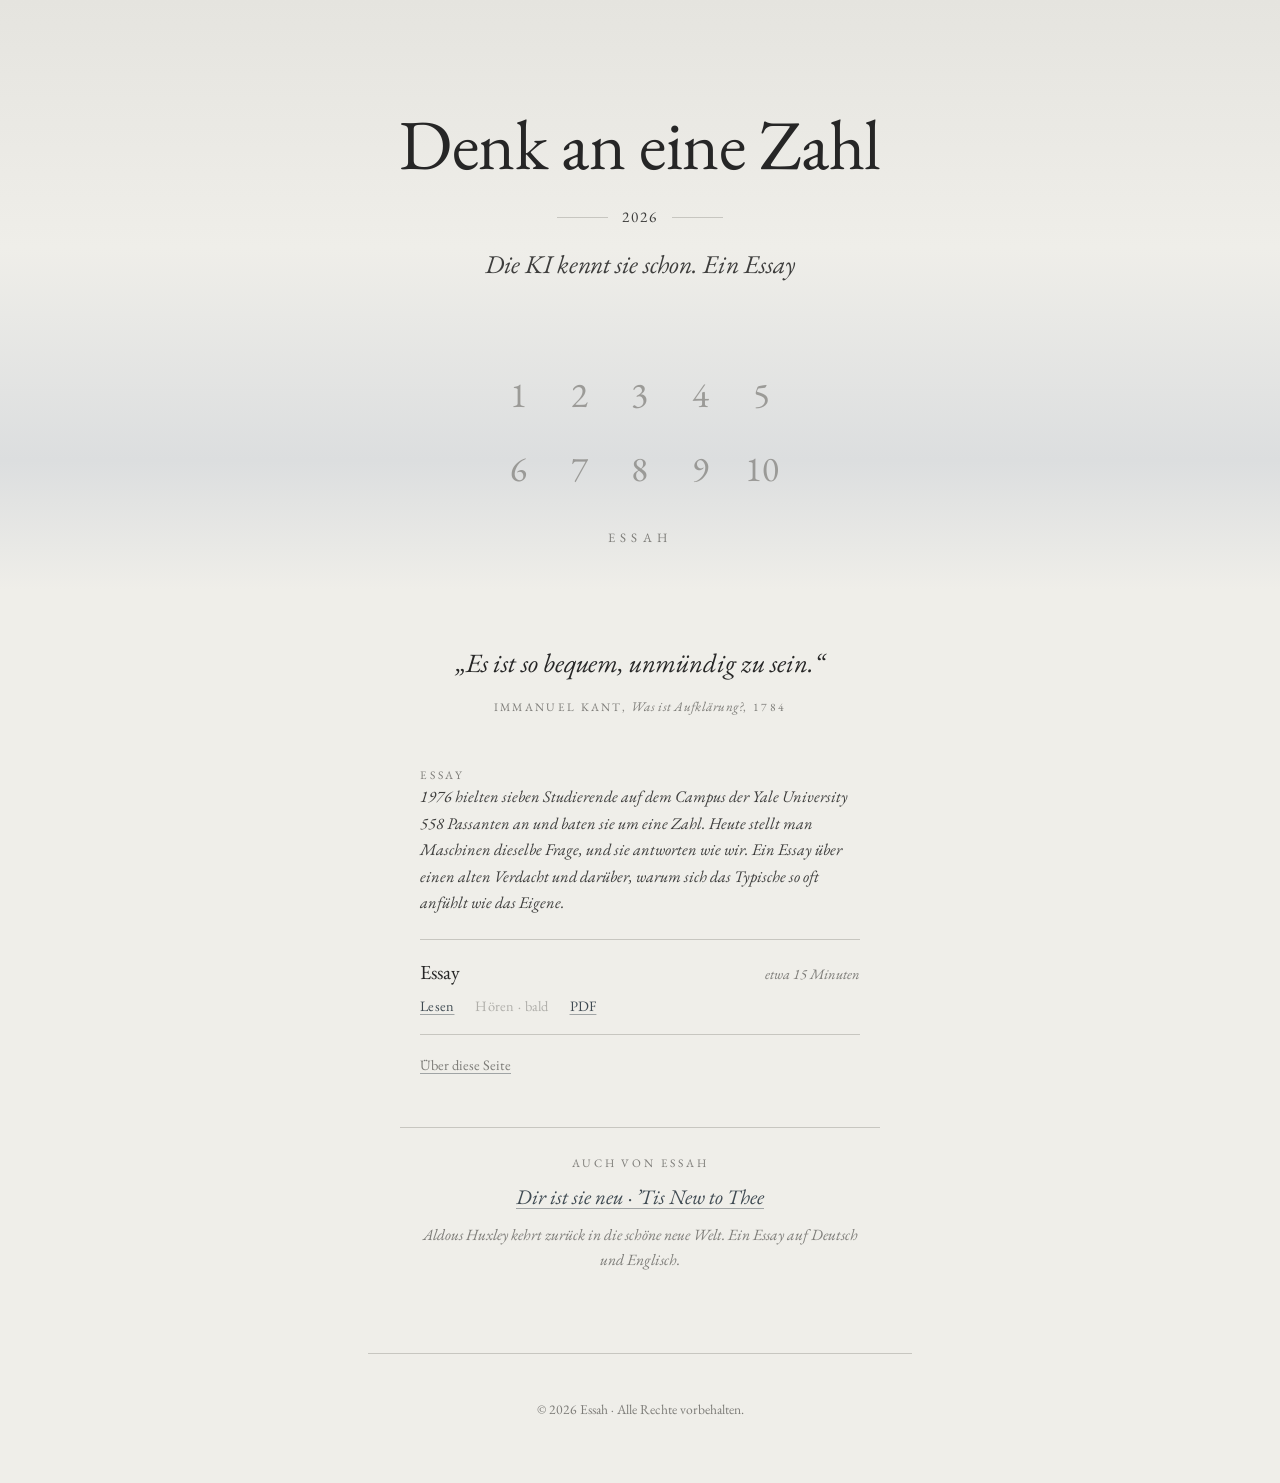
<file: index.html>
<!doctype html>
<html lang="de">
<head>
<meta charset="utf-8">
<meta name="viewport" content="width=device-width, initial-scale=1">
<title>Denk an eine Zahl · Ein Essay von Essah</title>
<meta name="description" content="Denk an eine Zahl zwischen 1 und 10. Ein Essay über Maschinen, die den Durchschnitt erraten, und den Durchschnitt, der wir sind.">
<meta name="author" content="Essah">
<meta name="tdm-reservation" content="1">
<meta name="color-scheme" content="light dark">
<meta name="theme-color" content="#efeee9" media="(prefers-color-scheme: light)">
<meta name="theme-color" content="#1b1c1e" media="(prefers-color-scheme: dark)">
<link rel="canonical" href="https://essah101.github.io/denk-an-eine-zahl/">
<meta property="og:type" content="website">
<meta property="og:locale" content="de_DE">
<meta property="og:title" content="Denk an eine Zahl · Ein Essay von Essah">
<meta property="og:description" content="Denk an eine Zahl zwischen 1 und 10. Ein Essay über Maschinen, die den Durchschnitt erraten, und den Durchschnitt, der wir sind.">
<meta property="og:url" content="https://essah101.github.io/denk-an-eine-zahl/">
<meta property="og:image" content="https://essah101.github.io/denk-an-eine-zahl/assets/img/og.jpg">
<meta property="og:image:width" content="1200">
<meta property="og:image:height" content="630">
<meta property="og:image:alt" content="Denk an eine Zahl. Die KI kennt sie schon. Ein Essay von Essah.">
<meta name="twitter:card" content="summary_large_image">
<link rel="icon" href="assets/img/favicon.svg" type="image/svg+xml">
<link rel="preload" href="assets/fonts/eb-garamond-latin-400-normal.woff2" as="font" type="font/woff2" crossorigin>
<link rel="stylesheet" href="assets/css/style.css">
</head>
<body class="page-home">
<a class="skip" href="#inhalt">Zum Text springen</a>
<main id="inhalt" class="home">
<header class="hero">
  <h1>Denk an eine Zahl</h1>
  <p class="hero-year"><span>2026</span></p>
  <p class="hero-sub">Die KI kennt sie schon. Ein Essay</p>
  <div class="digits-hero" aria-hidden="true"><span style="--i:1">1</span><span style="--i:2">2</span><span style="--i:3">3</span><span style="--i:4">4</span><span style="--i:5">5</span><span style="--i:6">6</span><span style="--i:7">7</span><span style="--i:8">8</span><span style="--i:9">9</span><span style="--i:10">10</span></div>
  <p class="hero-author">Essah</p>
</header>
<figure class="motto">
  <blockquote><p>„Es ist so bequem, unmündig zu sein.“</p></blockquote>
  <figcaption>Immanuel Kant, <cite>Was ist Aufklärung?</cite>, 1784</figcaption>
</figure>
<section class="single" aria-labelledby="h-essay">
  <h2 id="h-essay" class="kicker">Essay</h2>
  <p class="lang-intro">1976 hielten sieben Studierende auf dem Campus der Yale University 558 Passanten an und baten sie um eine Zahl. Heute stellt man Maschinen dieselbe Frage, und sie antworten wie wir. Ein Essay über einen alten Verdacht und darüber, warum sich das Typische so oft anfühlt wie das Eigene.</p>
  <ul class="choices">
    <li class="choice">
      <a class="choice-main" href="de/essay.html"><span class="choice-name">Essay</span><span class="choice-dur">etwa 15 Minuten</span></a>
      <span class="choice-links"><a href="de/essay.html">Lesen</a><span class="is-disabled" aria-disabled="true" title="Hörfassung in Vorbereitung">Hören · bald</span><a href="assets/pdf/Denk-an-eine-Zahl_Essah.pdf" download>PDF</a></span>
    </li>
  </ul>
  <p class="lang-about"><a href="de/ueber.html">Über diese Seite</a></p>
</section>
<aside class="also" aria-labelledby="h-also">
  <h2 id="h-also" class="kicker">Auch von Essah</h2>
  <p><a href="https://essah101.github.io/huxley-is-back/"><em>Dir ist sie neu</em> · <em lang="en">’Tis New to Thee</em></a></p>
  <p class="also-intro">Aldous Huxley kehrt zurück in die schöne neue Welt. Ein Essay auf Deutsch und Englisch.</p>
</aside>
</main>
<footer class="site-footer">
  <p>© 2026 Essah · Alle Rechte vorbehalten.</p>
</footer>
</body>
</html>
</file>
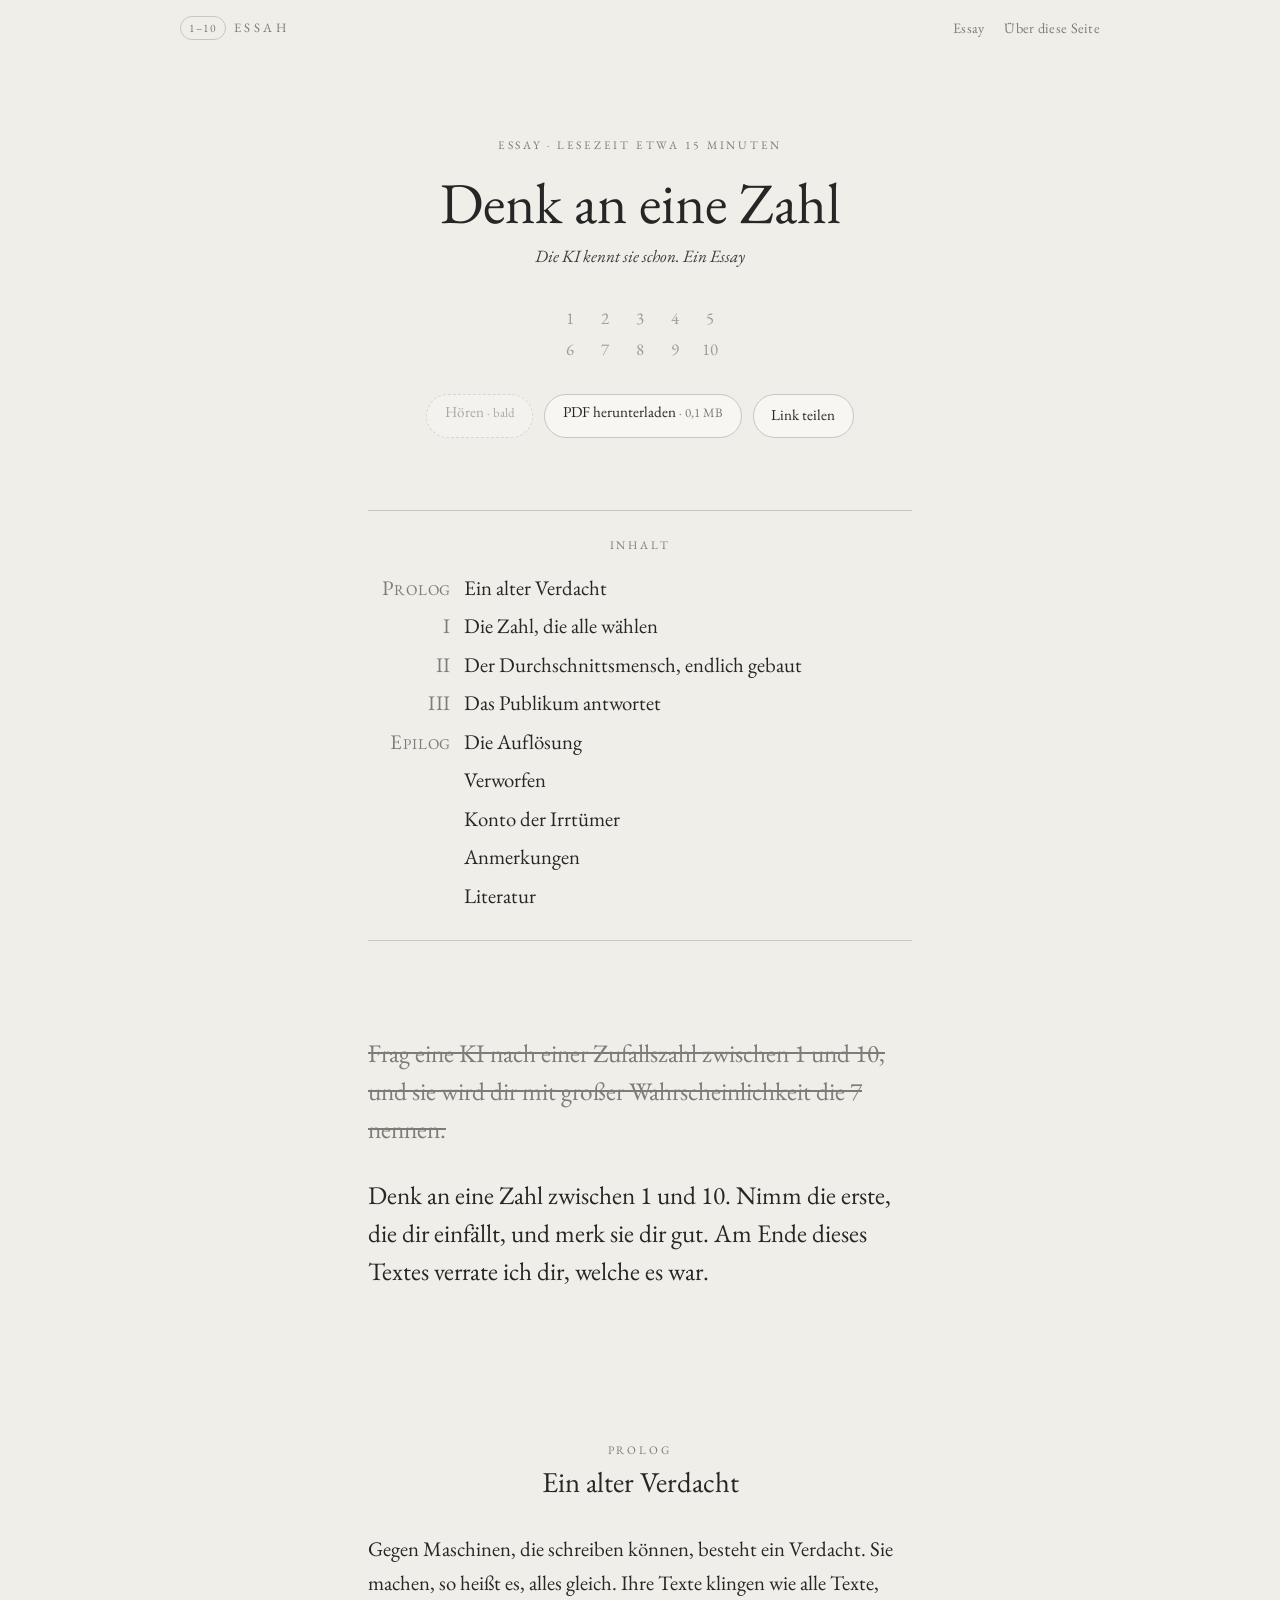
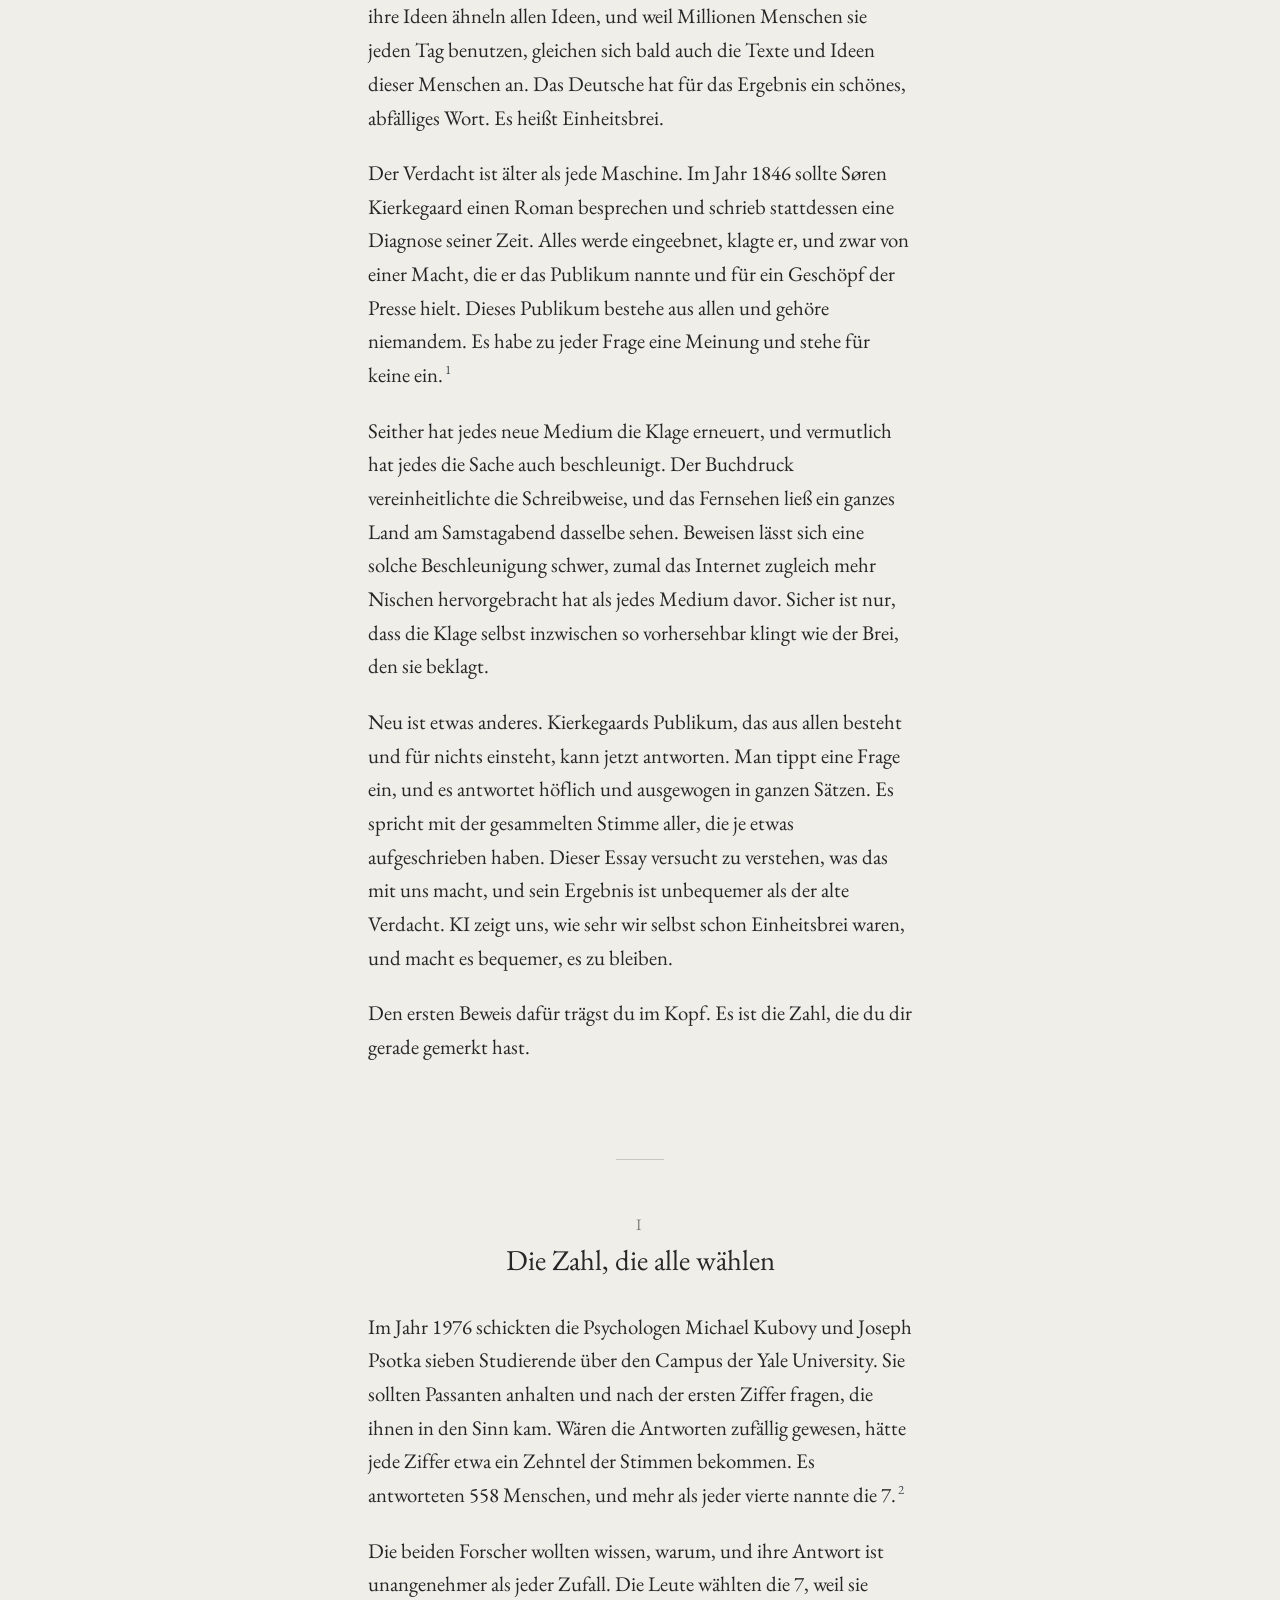
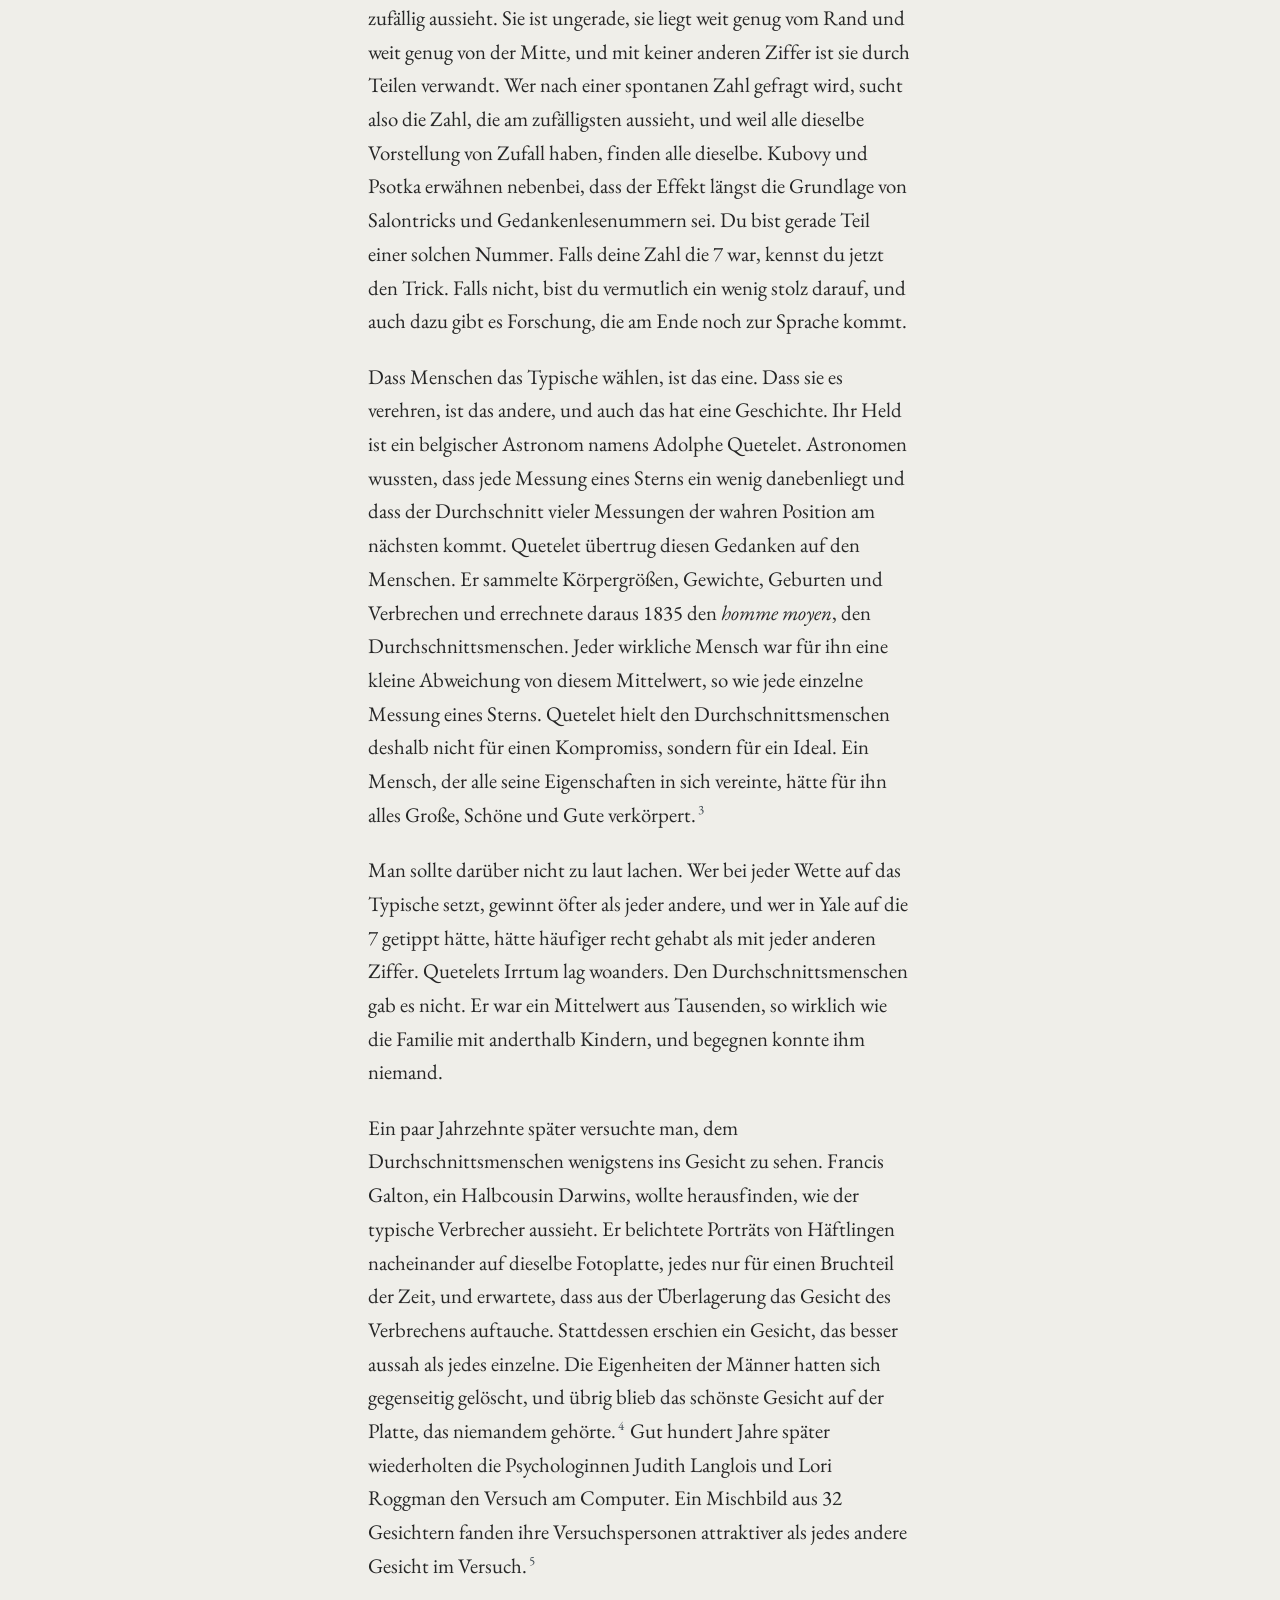
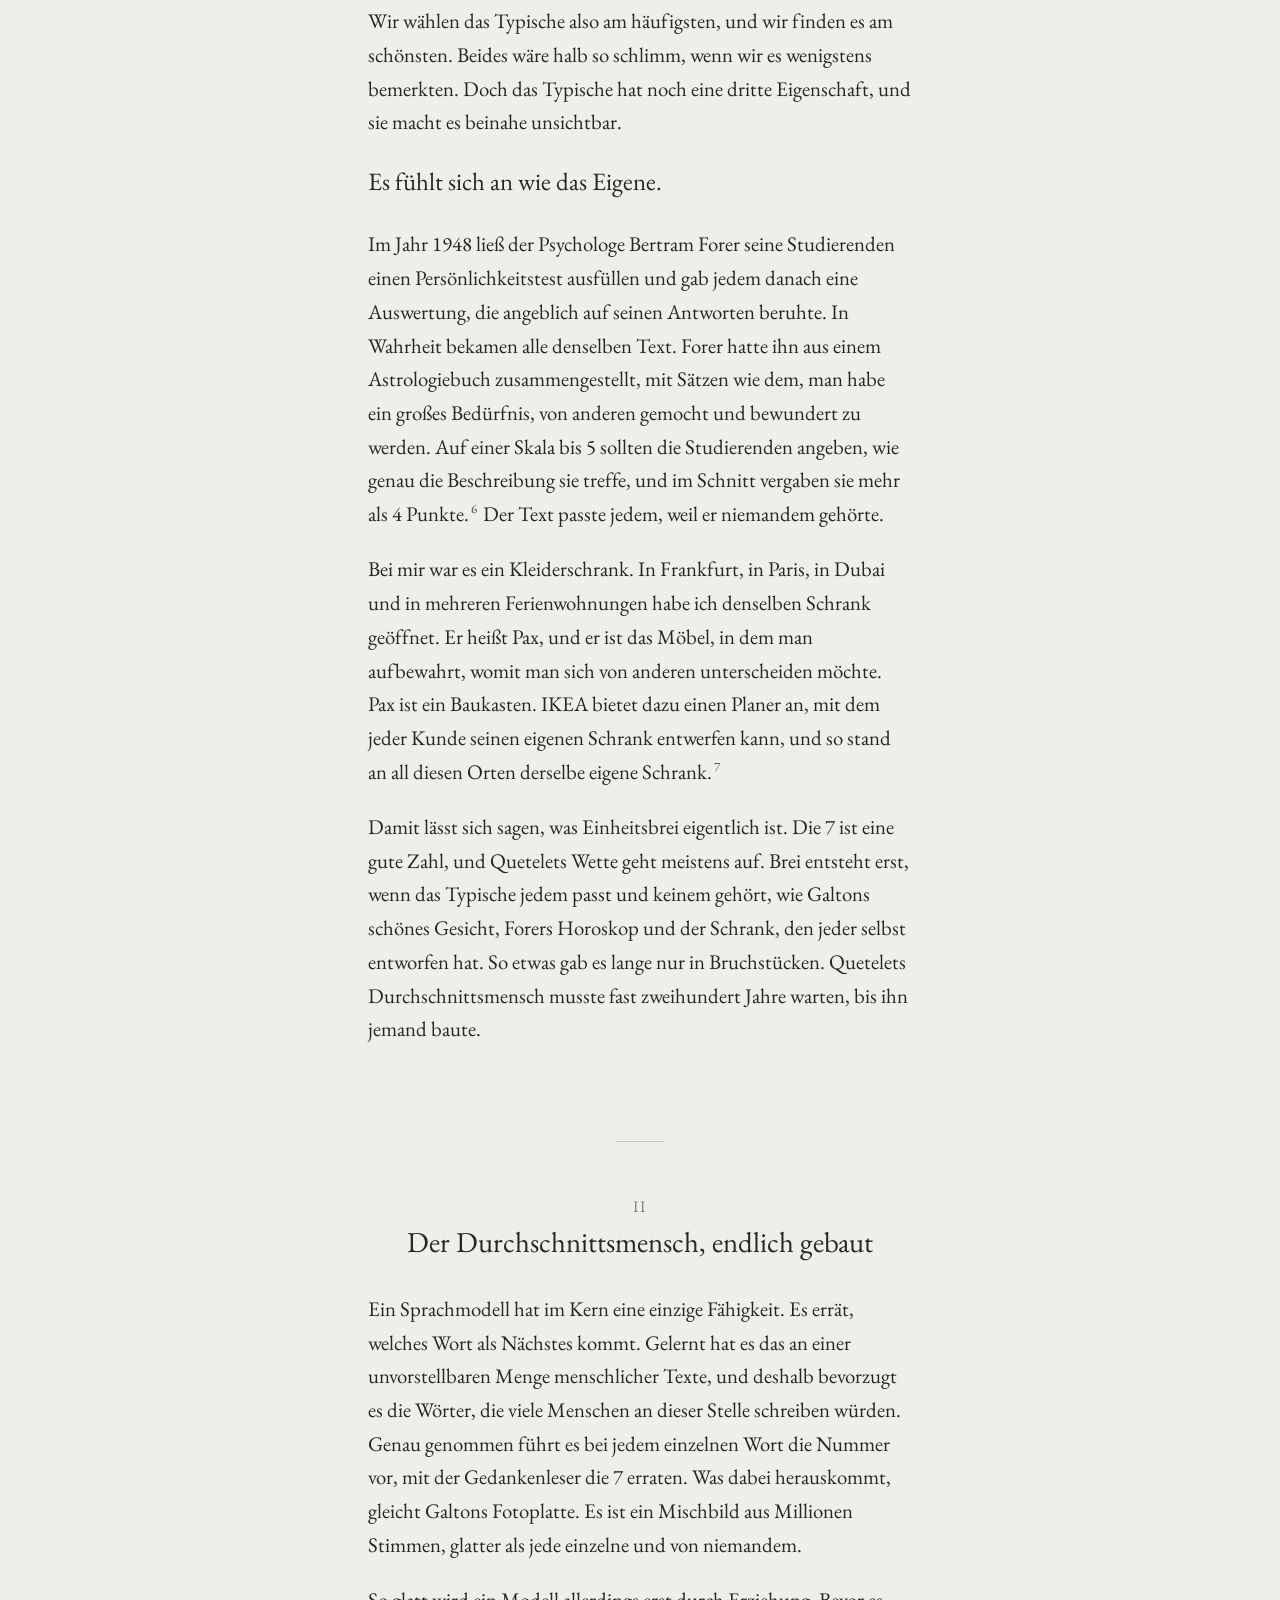
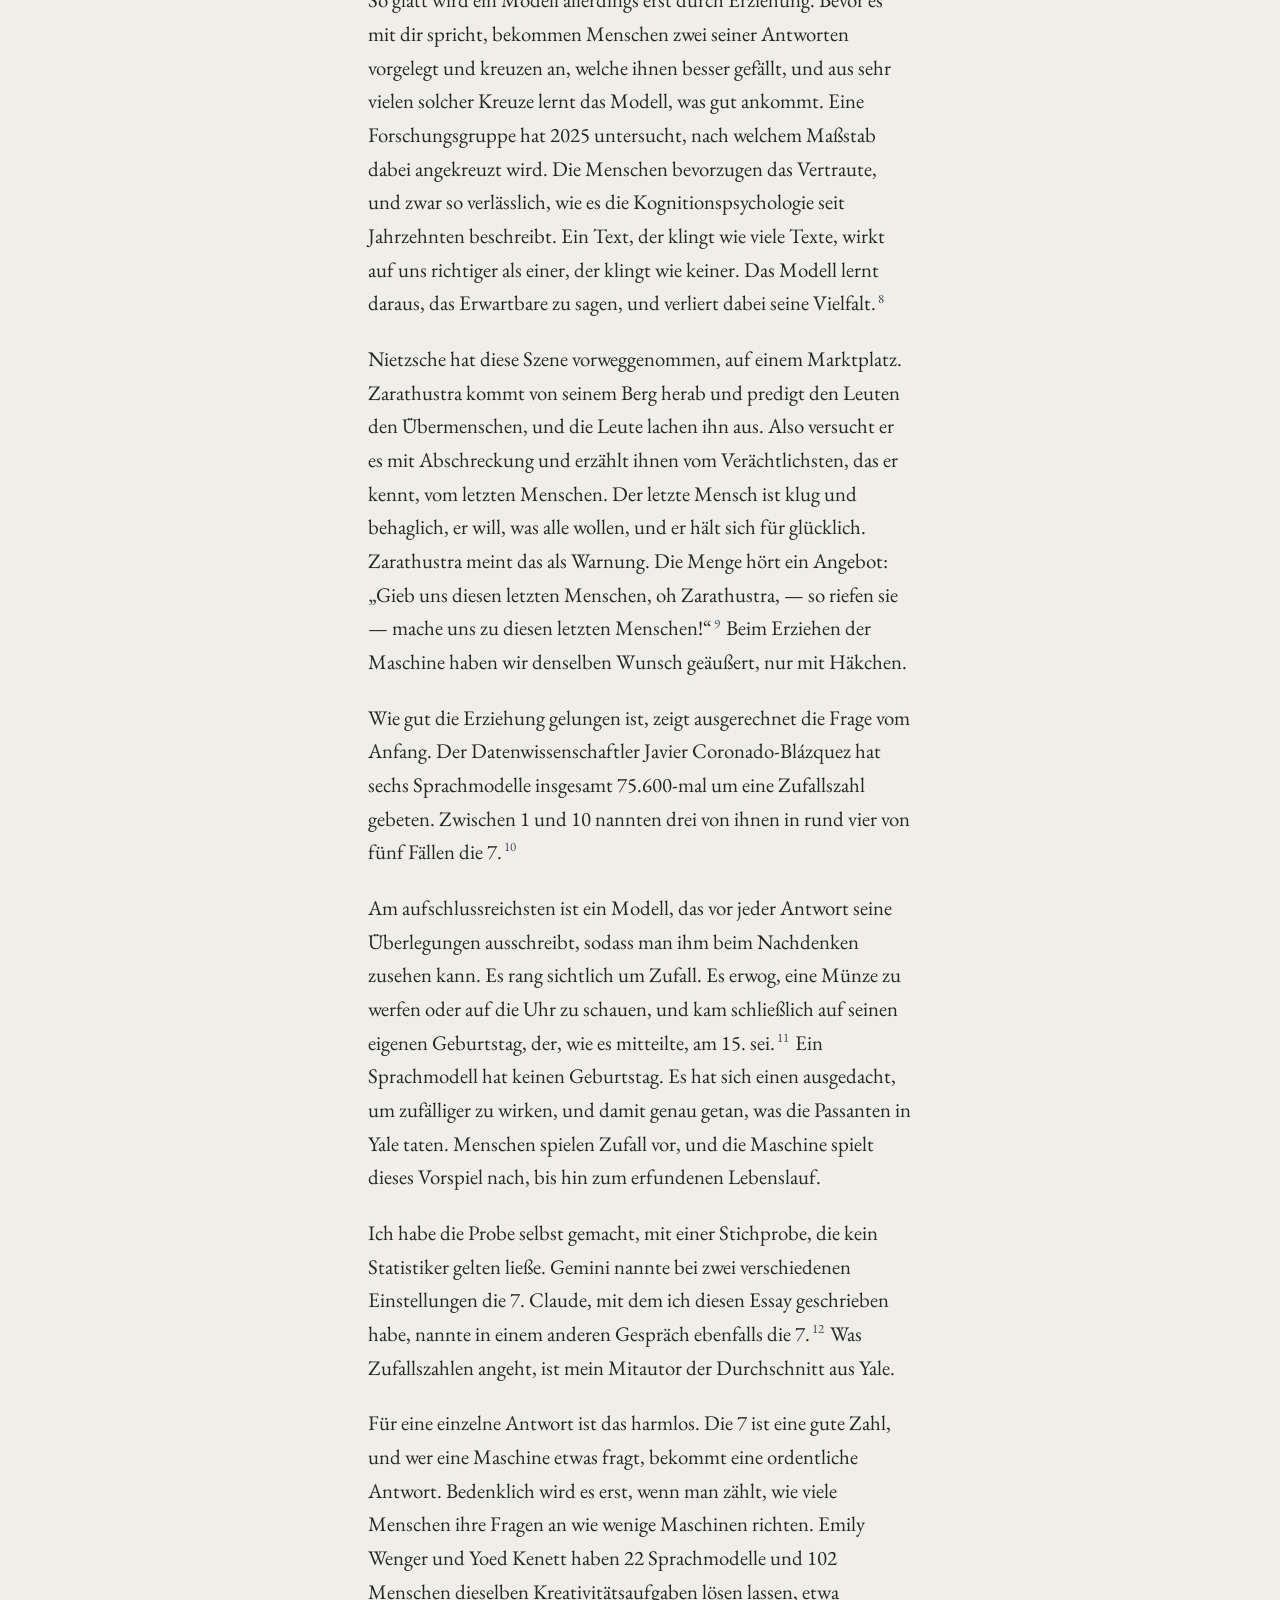
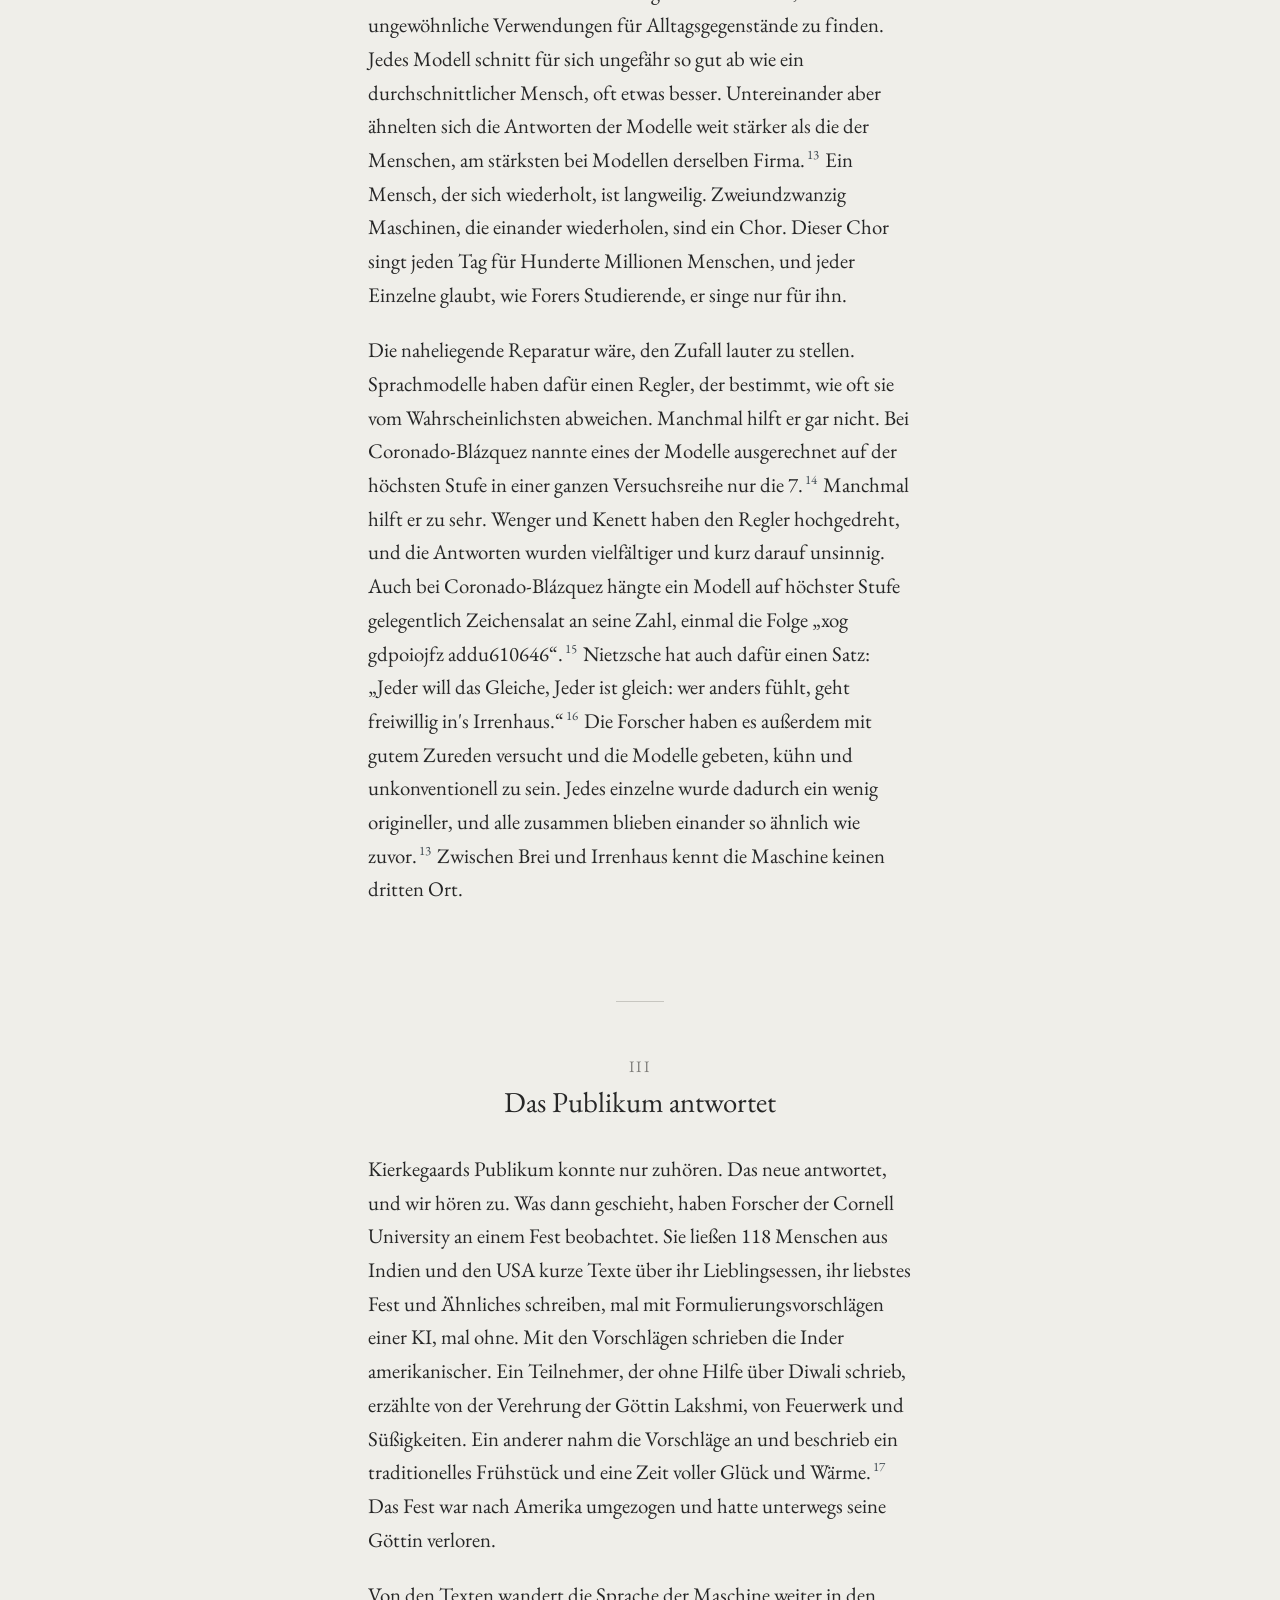
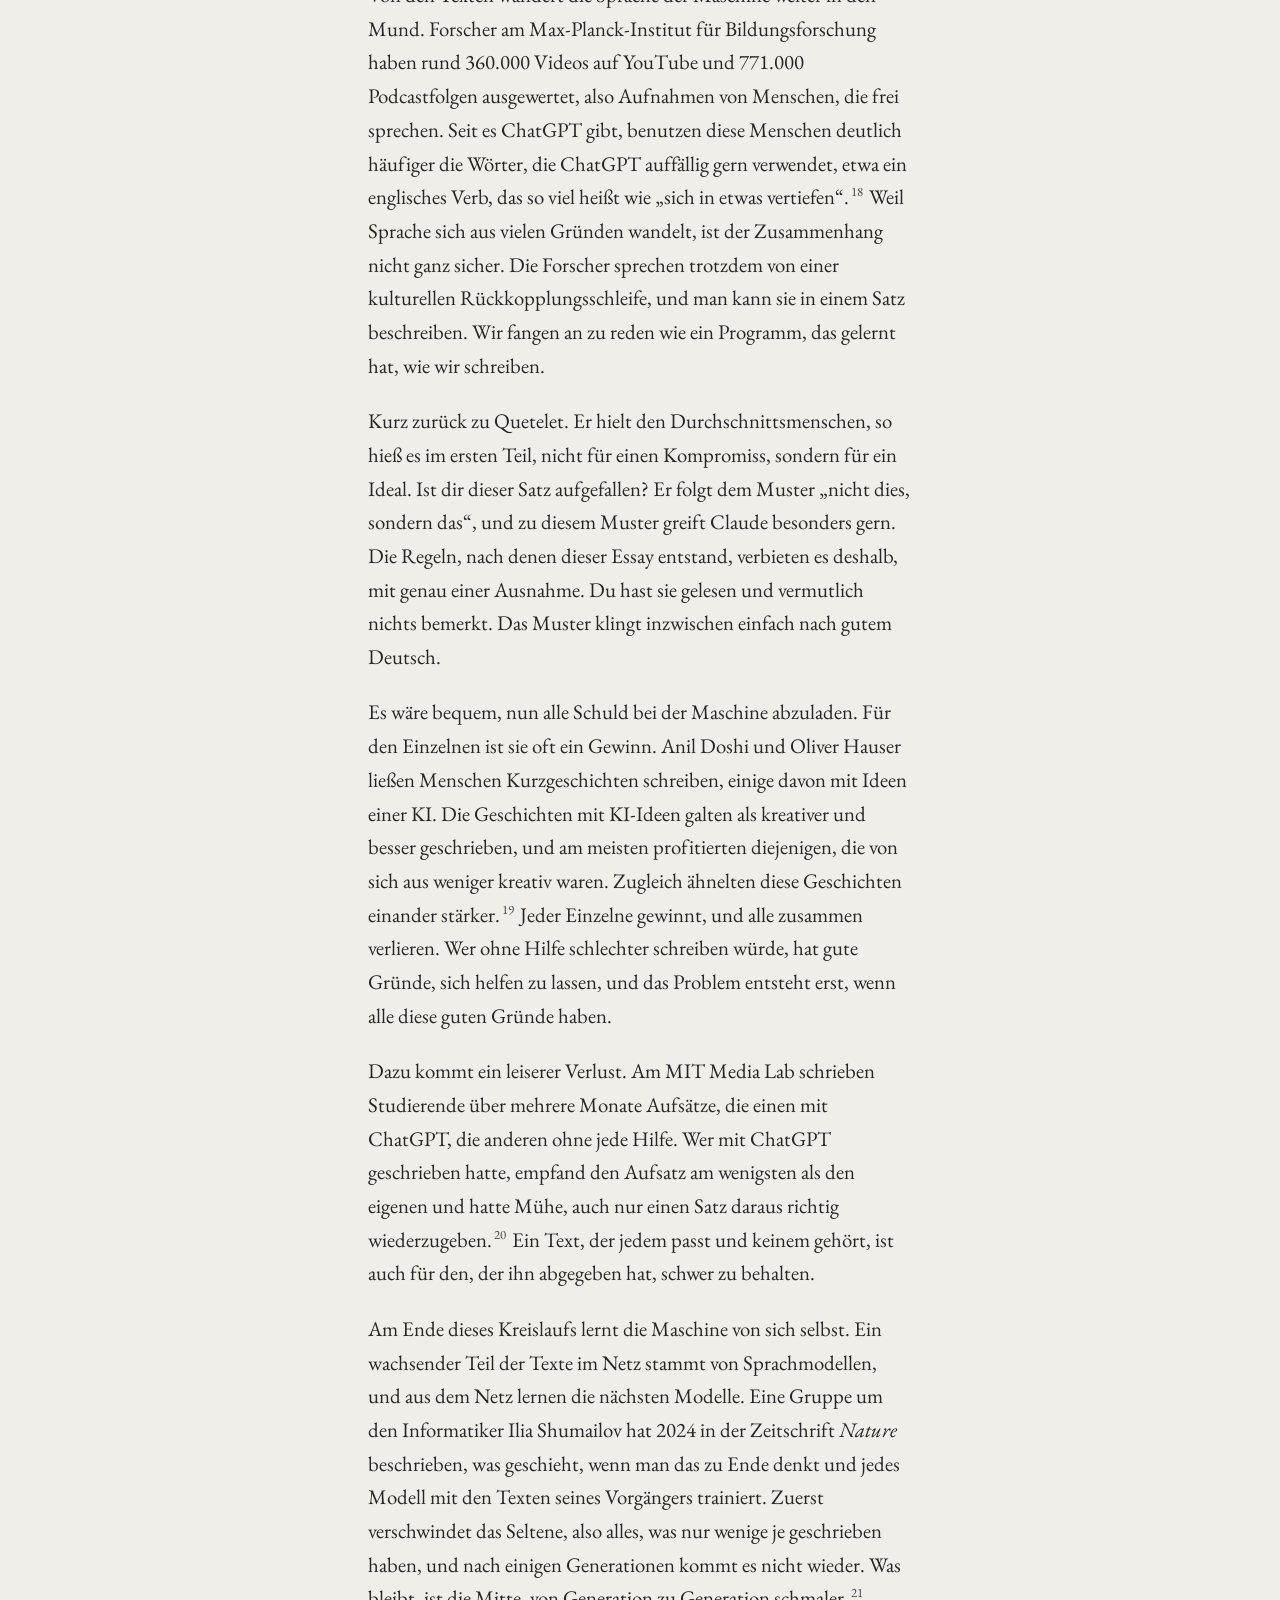
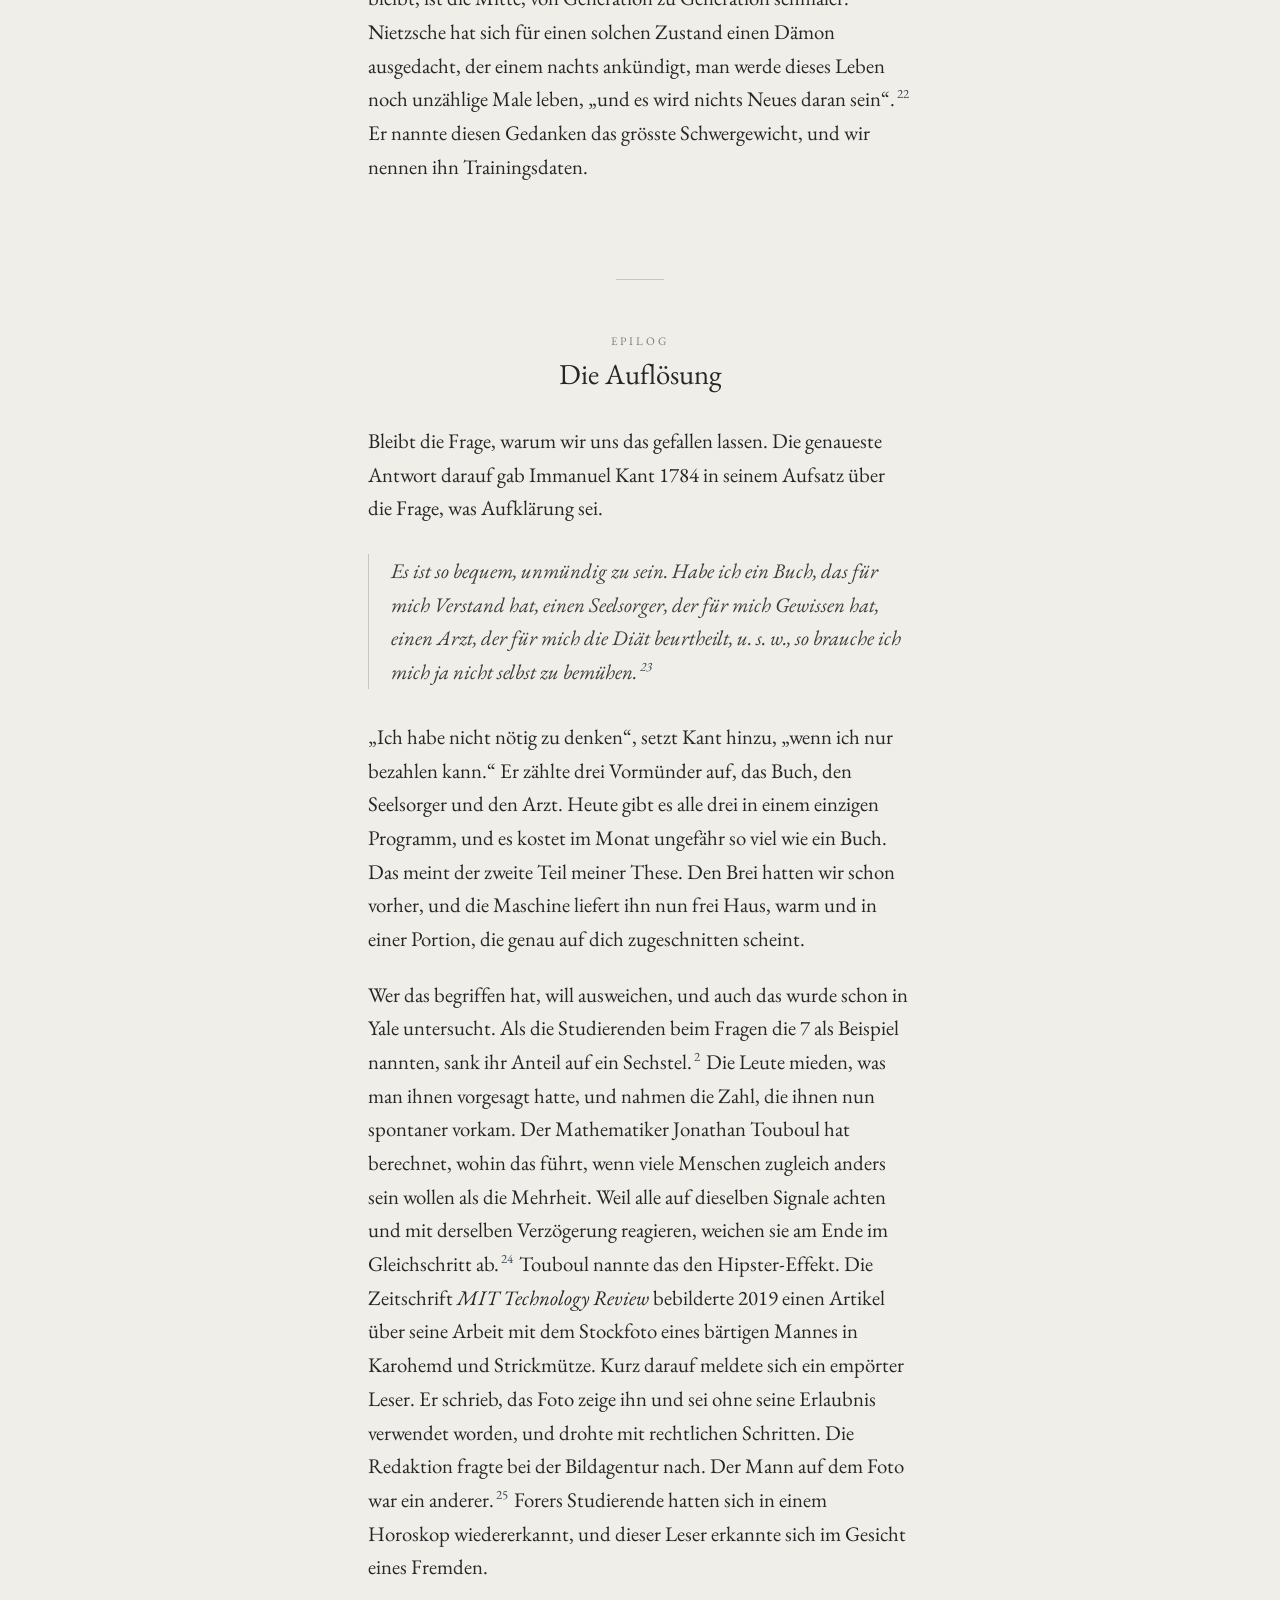
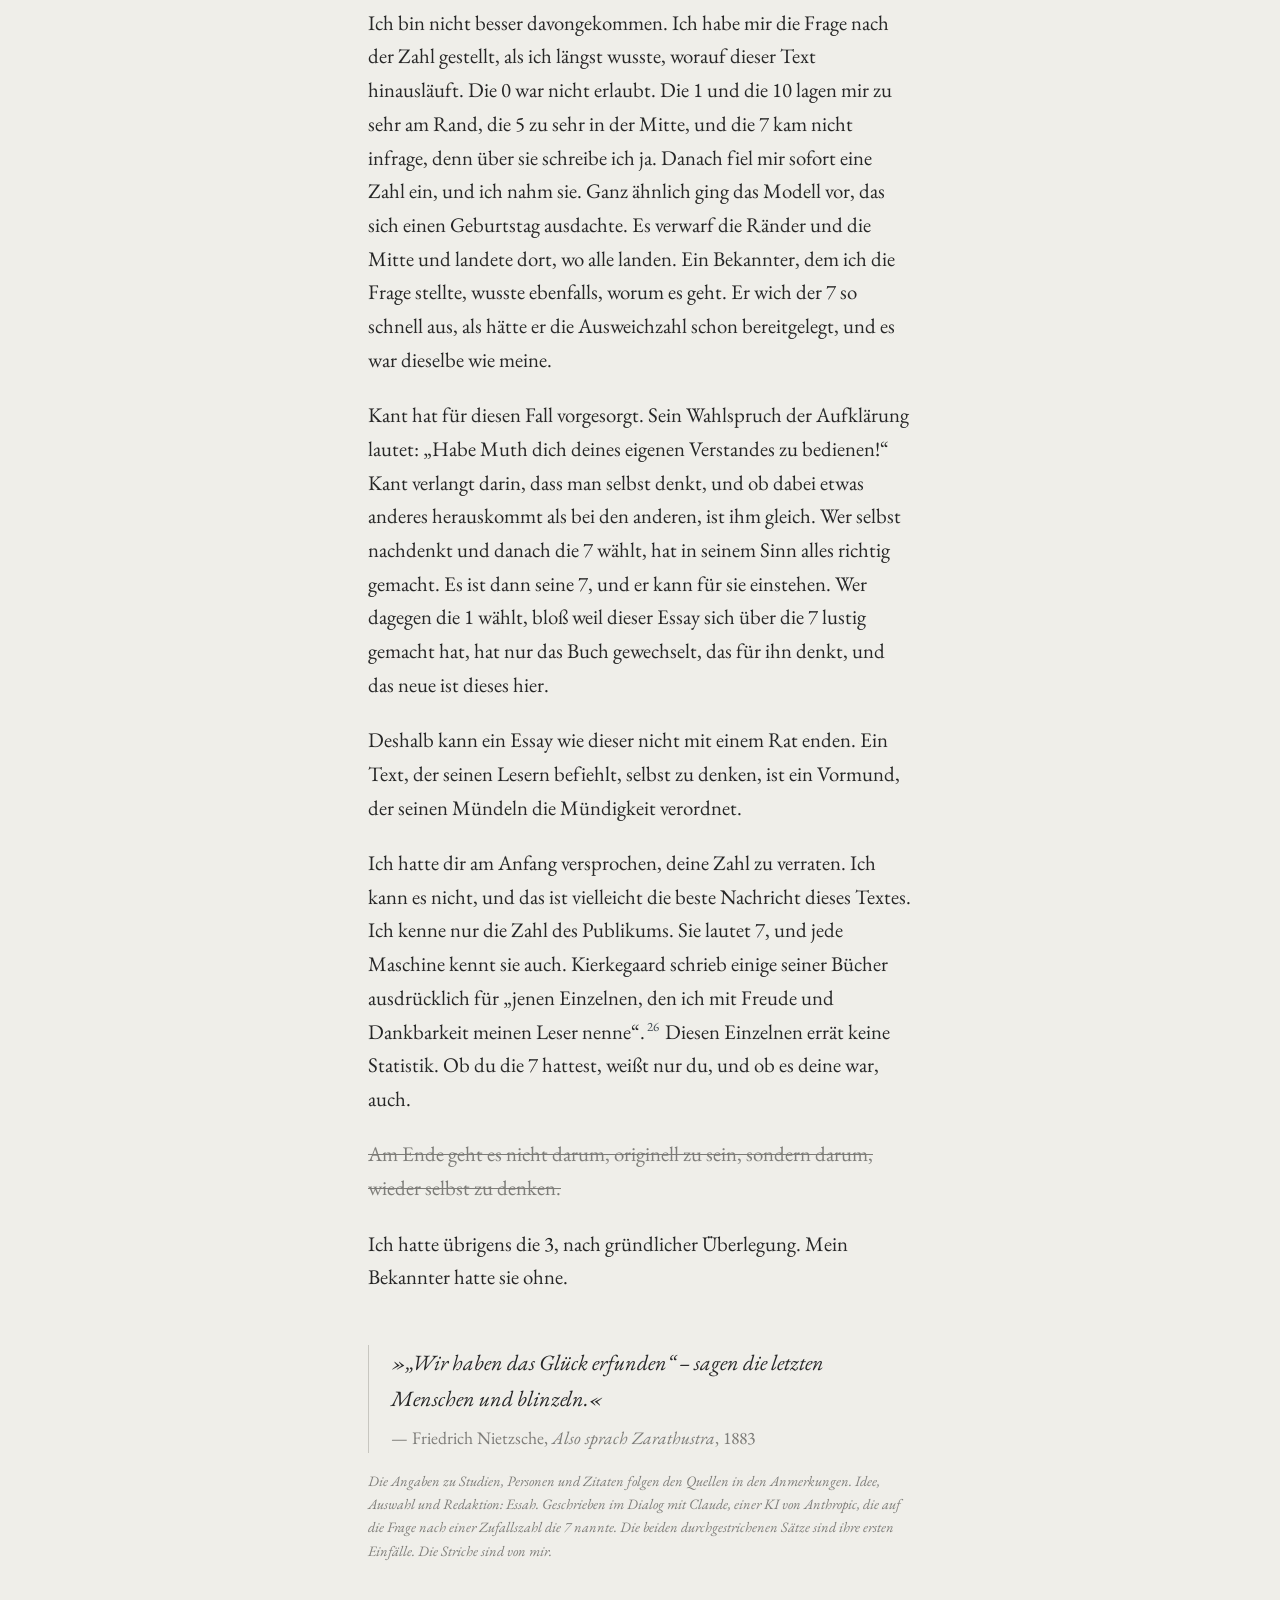
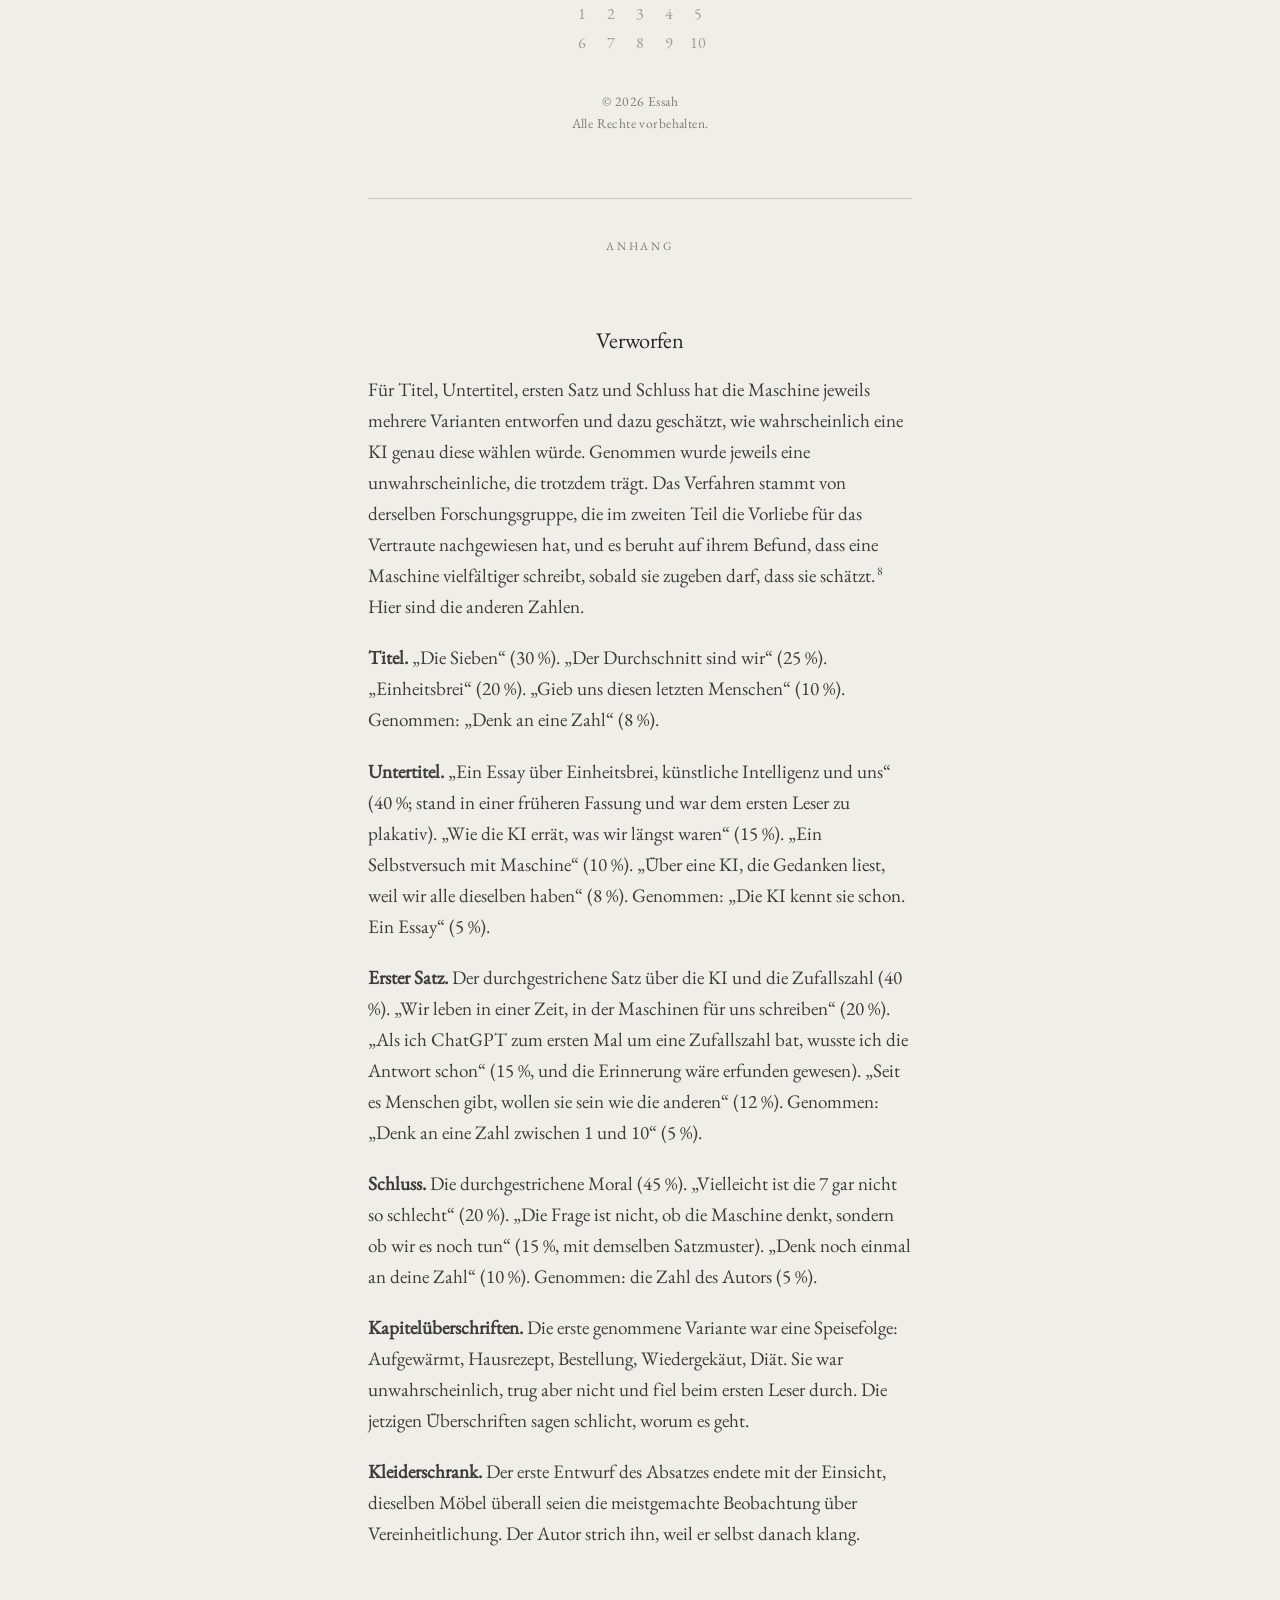
<file: de/essay.html>
<!doctype html>
<html lang="de">
<head>
<meta charset="utf-8">
<meta name="viewport" content="width=device-width, initial-scale=1">
<title>Denk an eine Zahl – Die KI kennt sie schon. Ein Essay</title>
<meta name="description" content="Denk an eine Zahl zwischen 1 und 10. Ein Essay über Maschinen, die den Durchschnitt erraten, und den Durchschnitt, der wir sind. Lesezeit etwa 15 Minuten.">
<meta name="author" content="Essah">
<meta name="tdm-reservation" content="1">
<meta name="color-scheme" content="light dark">
<meta name="theme-color" content="#efeee9" media="(prefers-color-scheme: light)">
<meta name="theme-color" content="#1b1c1e" media="(prefers-color-scheme: dark)">
<link rel="canonical" href="https://essah101.github.io/denk-an-eine-zahl/de/essay.html">
<meta property="og:type" content="article">
<meta property="og:locale" content="de_DE">
<meta property="og:title" content="Denk an eine Zahl – Die KI kennt sie schon. Ein Essay">
<meta property="og:description" content="Denk an eine Zahl zwischen 1 und 10. Ein Essay über Maschinen, die den Durchschnitt erraten, und den Durchschnitt, der wir sind. Lesezeit etwa 15 Minuten.">
<meta property="og:url" content="https://essah101.github.io/denk-an-eine-zahl/de/essay.html">
<meta property="og:image" content="https://essah101.github.io/denk-an-eine-zahl/assets/img/og.jpg">
<meta property="og:image:width" content="1200">
<meta property="og:image:height" content="630">
<meta property="og:image:alt" content="Denk an eine Zahl. Die KI kennt sie schon. Ein Essay von Essah.">
<meta name="twitter:card" content="summary_large_image">
<link rel="icon" href="../assets/img/favicon.svg" type="image/svg+xml">
<link rel="preload" href="../assets/fonts/eb-garamond-latin-400-normal.woff2" as="font" type="font/woff2" crossorigin>
<link rel="stylesheet" href="../assets/css/style.css">
<script src="../assets/js/essay.js" defer></script>
</head>
<body class="page-essay">
<a class="skip" href="#inhalt">Zum Text springen</a>
<header class="topbar">
  <a class="brand" href="../index.html"><span class="brand-mark" aria-hidden="true">1–10</span><span>Essah</span></a>
  <nav><a href="../de/essay.html">Essay</a><a href="../de/ueber.html">Über diese Seite</a></nav>
</header>
<main id="inhalt" class="reading">
<article>
<header class="masthead">
  <p class="kicker">Essay · Lesezeit etwa 15 Minuten</p>
  <h1>Denk an eine Zahl</h1>
  <p class="subtitle">Die KI kennt sie schon. Ein Essay</p>
  <div class="digits-mast" aria-hidden="true"><span style="--i:1">1</span><span style="--i:2">2</span><span style="--i:3">3</span><span style="--i:4">4</span><span style="--i:5">5</span><span style="--i:6">6</span><span style="--i:7">7</span><span style="--i:8">8</span><span style="--i:9">9</span><span style="--i:10">10</span></div>
  <div class="actions">
    <span class="btn btn-disabled" aria-disabled="true" title="Hörfassung in Vorbereitung">Hören <small>· bald</small></span>
    <a class="btn" href="../assets/pdf/Denk-an-eine-Zahl_Essah.pdf" download>PDF herunterladen <small>· 0,1 MB</small></a>
    <button class="btn btn-share" type="button" data-share hidden>Link teilen</button>
  </div>
</header>
<nav class="toc" aria-label="Inhalt">
  <h2 class="kicker">Inhalt</h2>
  <ol><li><a href="#prolog"><span class="toc-label">Prolog</span><span class="toc-title">Ein alter Verdacht</span></a></li><li><a href="#kapitel-1"><span class="toc-label">I</span><span class="toc-title">Die Zahl, die alle wählen</span></a></li><li><a href="#kapitel-2"><span class="toc-label">II</span><span class="toc-title">Der Durchschnittsmensch, endlich gebaut</span></a></li><li><a href="#kapitel-3"><span class="toc-label">III</span><span class="toc-title">Das Publikum antwortet</span></a></li><li><a href="#epilog"><span class="toc-label">Epilog</span><span class="toc-title">Die Auflösung</span></a></li><li><a href="#verworfen"><span class="toc-label"></span><span class="toc-title">Verworfen</span></a></li><li><a href="#konto"><span class="toc-label"></span><span class="toc-title">Konto der Irrtümer</span></a></li><li><a href="#anmerkungen"><span class="toc-label"></span><span class="toc-title">Anmerkungen</span></a></li><li><a href="#literatur"><span class="toc-label"></span><span class="toc-title">Literatur</span></a></li></ol>
</nav>
<div class="prose">
<section class="opener" id="auftakt" aria-label="Auftakt"><p class="struck"><del>Frag eine KI nach einer Zufallszahl zwischen 1 und 10, und sie wird dir mit großer Wahrscheinlichkeit die 7 nennen.</del></p><p>Denk an eine Zahl zwischen 1 und 10. Nimm die erste, die dir einfällt, und merk sie dir gut. Am Ende dieses Textes verrate ich dir, welche es war.</p></section><section id="prolog" class="chapter"><h2><span class="chap-label">Prolog</span><span class="chap-title">Ein alter Verdacht</span></h2><p>Gegen Maschinen, die schreiben können, besteht ein Verdacht. Sie machen, so heißt es, alles gleich. Ihre Texte klingen wie alle Texte, ihre Ideen ähneln allen Ideen, und weil Millionen Menschen sie jeden Tag benutzen, gleichen sich bald auch die Texte und Ideen dieser Menschen an. Das Deutsche hat für das Ergebnis ein schönes, abfälliges Wort. Es heißt Einheitsbrei.</p><p>Der Verdacht ist älter als jede Maschine. Im Jahr 1846 sollte Søren Kierkegaard einen Roman besprechen und schrieb stattdessen eine Diagnose seiner Zeit. Alles werde eingeebnet, klagte er, und zwar von einer Macht, die er das Publikum nannte und für ein Geschöpf der Presse hielt. Dieses Publikum bestehe aus allen und gehöre niemandem. Es habe zu jeder Frage eine Meinung und stehe für keine ein.<sup class="fn"><a href="#anm-1" id="ref-1" aria-label="Anmerkung 1">1</a></sup></p><p>Seither hat jedes neue Medium die Klage erneuert, und vermutlich hat jedes die Sache auch beschleunigt. Der Buchdruck vereinheitlichte die Schreibweise, und das Fernsehen ließ ein ganzes Land am Samstagabend dasselbe sehen. Beweisen lässt sich eine solche Beschleunigung schwer, zumal das Internet zugleich mehr Nischen hervorgebracht hat als jedes Medium davor. Sicher ist nur, dass die Klage selbst inzwischen so vorhersehbar klingt wie der Brei, den sie beklagt.</p><p>Neu ist etwas anderes. Kierkegaards Publikum, das aus allen besteht und für nichts einsteht, kann jetzt antworten. Man tippt eine Frage ein, und es antwortet höflich und ausgewogen in ganzen Sätzen. Es spricht mit der gesammelten Stimme aller, die je etwas aufgeschrieben haben. Dieser Essay versucht zu verstehen, was das mit uns macht, und sein Ergebnis ist unbequemer als der alte Verdacht. KI zeigt uns, wie sehr wir selbst schon Einheitsbrei waren, und macht es bequemer, es zu bleiben.</p><p>Den ersten Beweis dafür trägst du im Kopf. Es ist die Zahl, die du dir gerade gemerkt hast.</p></section><section id="kapitel-1" class="chapter"><h2><span class="chap-label roman">I</span><span class="chap-title">Die Zahl, die alle wählen</span></h2><p>Im Jahr 1976 schickten die Psychologen Michael Kubovy und Joseph Psotka sieben Studierende über den Campus der Yale University. Sie sollten Passanten anhalten und nach der ersten Ziffer fragen, die ihnen in den Sinn kam. Wären die Antworten zufällig gewesen, hätte jede Ziffer etwa ein Zehntel der Stimmen bekommen. Es antworteten 558 Menschen, und mehr als jeder vierte nannte die 7.<sup class="fn"><a href="#anm-2" id="ref-2" aria-label="Anmerkung 2">2</a></sup></p><p>Die beiden Forscher wollten wissen, warum, und ihre Antwort ist unangenehmer als jeder Zufall. Die Leute wählten die 7, weil sie zufällig aussieht. Sie ist ungerade, sie liegt weit genug vom Rand und weit genug von der Mitte, und mit keiner anderen Ziffer ist sie durch Teilen verwandt. Wer nach einer spontanen Zahl gefragt wird, sucht also die Zahl, die am zufälligsten aussieht, und weil alle dieselbe Vorstellung von Zufall haben, finden alle dieselbe. Kubovy und Psotka erwähnen nebenbei, dass der Effekt längst die Grundlage von Salontricks und Gedankenlesenummern sei. Du bist gerade Teil einer solchen Nummer. Falls deine Zahl die 7 war, kennst du jetzt den Trick. Falls nicht, bist du vermutlich ein wenig stolz darauf, und auch dazu gibt es Forschung, die am Ende noch zur Sprache kommt.</p><p>Dass Menschen das Typische wählen, ist das eine. Dass sie es verehren, ist das andere, und auch das hat eine Geschichte. Ihr Held ist ein belgischer Astronom namens Adolphe Quetelet. Astronomen wussten, dass jede Messung eines Sterns ein wenig danebenliegt und dass der Durchschnitt vieler Messungen der wahren Position am nächsten kommt. Quetelet übertrug diesen Gedanken auf den Menschen. Er sammelte Körpergrößen, Gewichte, Geburten und Verbrechen und errechnete daraus 1835 den <em>homme moyen</em>, den Durchschnittsmenschen. Jeder wirkliche Mensch war für ihn eine kleine Abweichung von diesem Mittelwert, so wie jede einzelne Messung eines Sterns. Quetelet hielt den Durchschnittsmenschen deshalb nicht für einen Kompromiss, sondern für ein Ideal. Ein Mensch, der alle seine Eigenschaften in sich vereinte, hätte für ihn alles Große, Schöne und Gute verkörpert.<sup class="fn"><a href="#anm-3" id="ref-3" aria-label="Anmerkung 3">3</a></sup></p><p>Man sollte darüber nicht zu laut lachen. Wer bei jeder Wette auf das Typische setzt, gewinnt öfter als jeder andere, und wer in Yale auf die 7 getippt hätte, hätte häufiger recht gehabt als mit jeder anderen Ziffer. Quetelets Irrtum lag woanders. Den Durchschnittsmenschen gab es nicht. Er war ein Mittelwert aus Tausenden, so wirklich wie die Familie mit anderthalb Kindern, und begegnen konnte ihm niemand.</p><p>Ein paar Jahrzehnte später versuchte man, dem Durchschnittsmenschen wenigstens ins Gesicht zu sehen. Francis Galton, ein Halbcousin Darwins, wollte herausfinden, wie der typische Verbrecher aussieht. Er belichtete Porträts von Häftlingen nacheinander auf dieselbe Fotoplatte, jedes nur für einen Bruchteil der Zeit, und erwartete, dass aus der Überlagerung das Gesicht des Verbrechens auftauche. Stattdessen erschien ein Gesicht, das besser aussah als jedes einzelne. Die Eigenheiten der Männer hatten sich gegenseitig gelöscht, und übrig blieb das schönste Gesicht auf der Platte, das niemandem gehörte.<sup class="fn"><a href="#anm-4" id="ref-4" aria-label="Anmerkung 4">4</a></sup> Gut hundert Jahre später wiederholten die Psychologinnen Judith Langlois und Lori Roggman den Versuch am Computer. Ein Mischbild aus 32 Gesichtern fanden ihre Versuchspersonen attraktiver als jedes andere Gesicht im Versuch.<sup class="fn"><a href="#anm-5" id="ref-5" aria-label="Anmerkung 5">5</a></sup></p><p>Wir wählen das Typische also am häufigsten, und wir finden es am schönsten. Beides wäre halb so schlimm, wenn wir es wenigstens bemerkten. Doch das Typische hat noch eine dritte Eigenschaft, und sie macht es beinahe unsichtbar.</p><p class="standalone">Es fühlt sich an wie das Eigene.</p><p>Im Jahr 1948 ließ der Psychologe Bertram Forer seine Studierenden einen Persönlichkeitstest ausfüllen und gab jedem danach eine Auswertung, die angeblich auf seinen Antworten beruhte. In Wahrheit bekamen alle denselben Text. Forer hatte ihn aus einem Astrologiebuch zusammengestellt, mit Sätzen wie dem, man habe ein großes Bedürfnis, von anderen gemocht und bewundert zu werden. Auf einer Skala bis 5 sollten die Studierenden angeben, wie genau die Beschreibung sie treffe, und im Schnitt vergaben sie mehr als 4 Punkte.<sup class="fn"><a href="#anm-6" id="ref-6" aria-label="Anmerkung 6">6</a></sup> Der Text passte jedem, weil er niemandem gehörte.</p><p>Bei mir war es ein Kleiderschrank. In Frankfurt, in Paris, in Dubai und in mehreren Ferienwohnungen habe ich denselben Schrank geöffnet. Er heißt Pax, und er ist das Möbel, in dem man aufbewahrt, womit man sich von anderen unterscheiden möchte. Pax ist ein Baukasten. IKEA bietet dazu einen Planer an, mit dem jeder Kunde seinen eigenen Schrank entwerfen kann, und so stand an all diesen Orten derselbe eigene Schrank.<sup class="fn"><a href="#anm-7" id="ref-7" aria-label="Anmerkung 7">7</a></sup></p><p>Damit lässt sich sagen, was Einheitsbrei eigentlich ist. Die 7 ist eine gute Zahl, und Quetelets Wette geht meistens auf. Brei entsteht erst, wenn das Typische jedem passt und keinem gehört, wie Galtons schönes Gesicht, Forers Horoskop und der Schrank, den jeder selbst entworfen hat. So etwas gab es lange nur in Bruchstücken. Quetelets Durchschnittsmensch musste fast zweihundert Jahre warten, bis ihn jemand baute.</p></section><section id="kapitel-2" class="chapter"><h2><span class="chap-label roman">II</span><span class="chap-title">Der Durchschnittsmensch, endlich gebaut</span></h2><p>Ein Sprachmodell hat im Kern eine einzige Fähigkeit. Es errät, welches Wort als Nächstes kommt. Gelernt hat es das an einer unvorstellbaren Menge menschlicher Texte, und deshalb bevorzugt es die Wörter, die viele Menschen an dieser Stelle schreiben würden. Genau genommen führt es bei jedem einzelnen Wort die Nummer vor, mit der Gedankenleser die 7 erraten. Was dabei herauskommt, gleicht Galtons Fotoplatte. Es ist ein Mischbild aus Millionen Stimmen, glatter als jede einzelne und von niemandem.</p><p>So glatt wird ein Modell allerdings erst durch Erziehung. Bevor es mit dir spricht, bekommen Menschen zwei seiner Antworten vorgelegt und kreuzen an, welche ihnen besser gefällt, und aus sehr vielen solcher Kreuze lernt das Modell, was gut ankommt. Eine Forschungsgruppe hat 2025 untersucht, nach welchem Maßstab dabei angekreuzt wird. Die Menschen bevorzugen das Vertraute, und zwar so verlässlich, wie es die Kognitionspsychologie seit Jahrzehnten beschreibt. Ein Text, der klingt wie viele Texte, wirkt auf uns richtiger als einer, der klingt wie keiner. Das Modell lernt daraus, das Erwartbare zu sagen, und verliert dabei seine Vielfalt.<sup class="fn"><a href="#anm-8" id="ref-8" aria-label="Anmerkung 8">8</a></sup></p><p>Nietzsche hat diese Szene vorweggenommen, auf einem Marktplatz. Zarathustra kommt von seinem Berg herab und predigt den Leuten den Übermenschen, und die Leute lachen ihn aus. Also versucht er es mit Abschreckung und erzählt ihnen vom Verächtlichsten, das er kennt, vom letzten Menschen. Der letzte Mensch ist klug und behaglich, er will, was alle wollen, und er hält sich für glücklich. Zarathustra meint das als Warnung. Die Menge hört ein Angebot: „Gieb uns diesen letzten Menschen, oh Zarathustra, — so riefen sie — mache uns zu diesen letzten Menschen!“<sup class="fn"><a href="#anm-9" id="ref-9" aria-label="Anmerkung 9">9</a></sup> Beim Erziehen der Maschine haben wir denselben Wunsch geäußert, nur mit Häkchen.</p><p>Wie gut die Erziehung gelungen ist, zeigt ausgerechnet die Frage vom Anfang. Der Datenwissenschaftler Javier Coronado-Blázquez hat sechs Sprachmodelle insgesamt 75.600-mal um eine Zufallszahl gebeten. Zwischen 1 und 10 nannten drei von ihnen in rund vier von fünf Fällen die 7.<sup class="fn"><a href="#anm-10" id="ref-10" aria-label="Anmerkung 10">10</a></sup></p><p>Am aufschlussreichsten ist ein Modell, das vor jeder Antwort seine Überlegungen ausschreibt, sodass man ihm beim Nachdenken zusehen kann. Es rang sichtlich um Zufall. Es erwog, eine Münze zu werfen oder auf die Uhr zu schauen, und kam schließlich auf seinen eigenen Geburtstag, der, wie es mitteilte, am 15. sei.<sup class="fn"><a href="#anm-11" id="ref-11" aria-label="Anmerkung 11">11</a></sup> Ein Sprachmodell hat keinen Geburtstag. Es hat sich einen ausgedacht, um zufälliger zu wirken, und damit genau getan, was die Passanten in Yale taten. Menschen spielen Zufall vor, und die Maschine spielt dieses Vorspiel nach, bis hin zum erfundenen Lebenslauf.</p><p>Ich habe die Probe selbst gemacht, mit einer Stichprobe, die kein Statistiker gelten ließe. Gemini nannte bei zwei verschiedenen Einstellungen die 7. Claude, mit dem ich diesen Essay geschrieben habe, nannte in einem anderen Gespräch ebenfalls die 7.<sup class="fn"><a href="#anm-12" id="ref-12" aria-label="Anmerkung 12">12</a></sup> Was Zufallszahlen angeht, ist mein Mitautor der Durchschnitt aus Yale.</p><p>Für eine einzelne Antwort ist das harmlos. Die 7 ist eine gute Zahl, und wer eine Maschine etwas fragt, bekommt eine ordentliche Antwort. Bedenklich wird es erst, wenn man zählt, wie viele Menschen ihre Fragen an wie wenige Maschinen richten. Emily Wenger und Yoed Kenett haben 22 Sprachmodelle und 102 Menschen dieselben Kreativitätsaufgaben lösen lassen, etwa ungewöhnliche Verwendungen für Alltagsgegenstände zu finden. Jedes Modell schnitt für sich ungefähr so gut ab wie ein durchschnittlicher Mensch, oft etwas besser. Untereinander aber ähnelten sich die Antworten der Modelle weit stärker als die der Menschen, am stärksten bei Modellen derselben Firma.<sup class="fn"><a href="#anm-13" id="ref-13" aria-label="Anmerkung 13">13</a></sup> Ein Mensch, der sich wiederholt, ist langweilig. Zweiundzwanzig Maschinen, die einander wiederholen, sind ein Chor. Dieser Chor singt jeden Tag für Hunderte Millionen Menschen, und jeder Einzelne glaubt, wie Forers Studierende, er singe nur für ihn.</p><p>Die naheliegende Reparatur wäre, den Zufall lauter zu stellen. Sprachmodelle haben dafür einen Regler, der bestimmt, wie oft sie vom Wahrscheinlichsten abweichen. Manchmal hilft er gar nicht. Bei Coronado-Blázquez nannte eines der Modelle ausgerechnet auf der höchsten Stufe in einer ganzen Versuchsreihe nur die 7.<sup class="fn"><a href="#anm-14" id="ref-14" aria-label="Anmerkung 14">14</a></sup> Manchmal hilft er zu sehr. Wenger und Kenett haben den Regler hochgedreht, und die Antworten wurden vielfältiger und kurz darauf unsinnig. Auch bei Coronado-Blázquez hängte ein Modell auf höchster Stufe gelegentlich Zeichensalat an seine Zahl, einmal die Folge „xog gdpoiojfz addu610646“.<sup class="fn"><a href="#anm-15" id="ref-15" aria-label="Anmerkung 15">15</a></sup> Nietzsche hat auch dafür einen Satz: „Jeder will das Gleiche, Jeder ist gleich: wer anders fühlt, geht freiwillig in's Irrenhaus.“<sup class="fn"><a href="#anm-16" id="ref-16" aria-label="Anmerkung 16">16</a></sup> Die Forscher haben es außerdem mit gutem Zureden versucht und die Modelle gebeten, kühn und unkonventionell zu sein. Jedes einzelne wurde dadurch ein wenig origineller, und alle zusammen blieben einander so ähnlich wie zuvor.<sup class="fn"><a href="#anm-13" id="ref-13" aria-label="Anmerkung 13">13</a></sup> Zwischen Brei und Irrenhaus kennt die Maschine keinen dritten Ort.</p></section><section id="kapitel-3" class="chapter"><h2><span class="chap-label roman">III</span><span class="chap-title">Das Publikum antwortet</span></h2><p>Kierkegaards Publikum konnte nur zuhören. Das neue antwortet, und wir hören zu. Was dann geschieht, haben Forscher der Cornell University an einem Fest beobachtet. Sie ließen 118 Menschen aus Indien und den USA kurze Texte über ihr Lieblingsessen, ihr liebstes Fest und Ähnliches schreiben, mal mit Formulierungsvorschlägen einer KI, mal ohne. Mit den Vorschlägen schrieben die Inder amerikanischer. Ein Teilnehmer, der ohne Hilfe über Diwali schrieb, erzählte von der Verehrung der Göttin Lakshmi, von Feuerwerk und Süßigkeiten. Ein anderer nahm die Vorschläge an und beschrieb ein traditionelles Frühstück und eine Zeit voller Glück und Wärme.<sup class="fn"><a href="#anm-17" id="ref-17" aria-label="Anmerkung 17">17</a></sup> Das Fest war nach Amerika umgezogen und hatte unterwegs seine Göttin verloren.</p><p>Von den Texten wandert die Sprache der Maschine weiter in den Mund. Forscher am Max-Planck-Institut für Bildungsforschung haben rund 360.000 Videos auf YouTube und 771.000 Podcastfolgen ausgewertet, also Aufnahmen von Menschen, die frei sprechen. Seit es ChatGPT gibt, benutzen diese Menschen deutlich häufiger die Wörter, die ChatGPT auffällig gern verwendet, etwa ein englisches Verb, das so viel heißt wie „sich in etwas vertiefen“.<sup class="fn"><a href="#anm-18" id="ref-18" aria-label="Anmerkung 18">18</a></sup> Weil Sprache sich aus vielen Gründen wandelt, ist der Zusammenhang nicht ganz sicher. Die Forscher sprechen trotzdem von einer kulturellen Rückkopplungsschleife, und man kann sie in einem Satz beschreiben. Wir fangen an zu reden wie ein Programm, das gelernt hat, wie wir schreiben.</p><p>Kurz zurück zu Quetelet. Er hielt den Durchschnittsmenschen, so hieß es im ersten Teil, nicht für einen Kompromiss, sondern für ein Ideal. Ist dir dieser Satz aufgefallen? Er folgt dem Muster „nicht dies, sondern das“, und zu diesem Muster greift Claude besonders gern. Die Regeln, nach denen dieser Essay entstand, verbieten es deshalb, mit genau einer Ausnahme. Du hast sie gelesen und vermutlich nichts bemerkt. Das Muster klingt inzwischen einfach nach gutem Deutsch.</p><p>Es wäre bequem, nun alle Schuld bei der Maschine abzuladen. Für den Einzelnen ist sie oft ein Gewinn. Anil Doshi und Oliver Hauser ließen Menschen Kurzgeschichten schreiben, einige davon mit Ideen einer KI. Die Geschichten mit KI-Ideen galten als kreativer und besser geschrieben, und am meisten profitierten diejenigen, die von sich aus weniger kreativ waren. Zugleich ähnelten diese Geschichten einander stärker.<sup class="fn"><a href="#anm-19" id="ref-19" aria-label="Anmerkung 19">19</a></sup> Jeder Einzelne gewinnt, und alle zusammen verlieren. Wer ohne Hilfe schlechter schreiben würde, hat gute Gründe, sich helfen zu lassen, und das Problem entsteht erst, wenn alle diese guten Gründe haben.</p><p>Dazu kommt ein leiserer Verlust. Am MIT Media Lab schrieben Studierende über mehrere Monate Aufsätze, die einen mit ChatGPT, die anderen ohne jede Hilfe. Wer mit ChatGPT geschrieben hatte, empfand den Aufsatz am wenigsten als den eigenen und hatte Mühe, auch nur einen Satz daraus richtig wiederzugeben.<sup class="fn"><a href="#anm-20" id="ref-20" aria-label="Anmerkung 20">20</a></sup> Ein Text, der jedem passt und keinem gehört, ist auch für den, der ihn abgegeben hat, schwer zu behalten.</p><p>Am Ende dieses Kreislaufs lernt die Maschine von sich selbst. Ein wachsender Teil der Texte im Netz stammt von Sprachmodellen, und aus dem Netz lernen die nächsten Modelle. Eine Gruppe um den Informatiker Ilia Shumailov hat 2024 in der Zeitschrift <em>Nature</em> beschrieben, was geschieht, wenn man das zu Ende denkt und jedes Modell mit den Texten seines Vorgängers trainiert. Zuerst verschwindet das Seltene, also alles, was nur wenige je geschrieben haben, und nach einigen Generationen kommt es nicht wieder. Was bleibt, ist die Mitte, von Generation zu Generation schmaler.<sup class="fn"><a href="#anm-21" id="ref-21" aria-label="Anmerkung 21">21</a></sup> Nietzsche hat sich für einen solchen Zustand einen Dämon ausgedacht, der einem nachts ankündigt, man werde dieses Leben noch unzählige Male leben, „und es wird nichts Neues daran sein“.<sup class="fn"><a href="#anm-22" id="ref-22" aria-label="Anmerkung 22">22</a></sup> Er nannte diesen Gedanken das grösste Schwergewicht, und wir nennen ihn Trainingsdaten.</p></section><section id="epilog" class="chapter"><h2><span class="chap-label">Epilog</span><span class="chap-title">Die Auflösung</span></h2><p>Bleibt die Frage, warum wir uns das gefallen lassen. Die genaueste Antwort darauf gab Immanuel Kant 1784 in seinem Aufsatz über die Frage, was Aufklärung sei.</p><blockquote class="quote"><p>Es ist so bequem, unmündig zu sein. Habe ich ein Buch, das für mich Verstand hat, einen Seelsorger, der für mich Gewissen hat, einen Arzt, der für mich die Diät beurtheilt, u. s. w., so brauche ich mich ja nicht selbst zu bemühen.<sup class="fn"><a href="#anm-23" id="ref-23" aria-label="Anmerkung 23">23</a></sup></p></blockquote><p>„Ich habe nicht nötig zu denken“, setzt Kant hinzu, „wenn ich nur bezahlen kann.“ Er zählte drei Vormünder auf, das Buch, den Seelsorger und den Arzt. Heute gibt es alle drei in einem einzigen Programm, und es kostet im Monat ungefähr so viel wie ein Buch. Das meint der zweite Teil meiner These. Den Brei hatten wir schon vorher, und die Maschine liefert ihn nun frei Haus, warm und in einer Portion, die genau auf dich zugeschnitten scheint.</p><p>Wer das begriffen hat, will ausweichen, und auch das wurde schon in Yale untersucht. Als die Studierenden beim Fragen die 7 als Beispiel nannten, sank ihr Anteil auf ein Sechstel.<sup class="fn"><a href="#anm-2" id="ref-2" aria-label="Anmerkung 2">2</a></sup> Die Leute mieden, was man ihnen vorgesagt hatte, und nahmen die Zahl, die ihnen nun spontaner vorkam. Der Mathematiker Jonathan Touboul hat berechnet, wohin das führt, wenn viele Menschen zugleich anders sein wollen als die Mehrheit. Weil alle auf dieselben Signale achten und mit derselben Verzögerung reagieren, weichen sie am Ende im Gleichschritt ab.<sup class="fn"><a href="#anm-24" id="ref-24" aria-label="Anmerkung 24">24</a></sup> Touboul nannte das den Hipster-Effekt. Die Zeitschrift <em>MIT Technology Review</em> bebilderte 2019 einen Artikel über seine Arbeit mit dem Stockfoto eines bärtigen Mannes in Karohemd und Strickmütze. Kurz darauf meldete sich ein empörter Leser. Er schrieb, das Foto zeige ihn und sei ohne seine Erlaubnis verwendet worden, und drohte mit rechtlichen Schritten. Die Redaktion fragte bei der Bildagentur nach. Der Mann auf dem Foto war ein anderer.<sup class="fn"><a href="#anm-25" id="ref-25" aria-label="Anmerkung 25">25</a></sup> Forers Studierende hatten sich in einem Horoskop wiedererkannt, und dieser Leser erkannte sich im Gesicht eines Fremden.</p><p>Ich bin nicht besser davongekommen. Ich habe mir die Frage nach der Zahl gestellt, als ich längst wusste, worauf dieser Text hinausläuft. Die 0 war nicht erlaubt. Die 1 und die 10 lagen mir zu sehr am Rand, die 5 zu sehr in der Mitte, und die 7 kam nicht infrage, denn über sie schreibe ich ja. Danach fiel mir sofort eine Zahl ein, und ich nahm sie. Ganz ähnlich ging das Modell vor, das sich einen Geburtstag ausdachte. Es verwarf die Ränder und die Mitte und landete dort, wo alle landen. Ein Bekannter, dem ich die Frage stellte, wusste ebenfalls, worum es geht. Er wich der 7 so schnell aus, als hätte er die Ausweichzahl schon bereitgelegt, und es war dieselbe wie meine.</p><p>Kant hat für diesen Fall vorgesorgt. Sein Wahlspruch der Aufklärung lautet: „Habe Muth dich deines eigenen Verstandes zu bedienen!“ Kant verlangt darin, dass man selbst denkt, und ob dabei etwas anderes herauskommt als bei den anderen, ist ihm gleich. Wer selbst nachdenkt und danach die 7 wählt, hat in seinem Sinn alles richtig gemacht. Es ist dann seine 7, und er kann für sie einstehen. Wer dagegen die 1 wählt, bloß weil dieser Essay sich über die 7 lustig gemacht hat, hat nur das Buch gewechselt, das für ihn denkt, und das neue ist dieses hier.</p><p>Deshalb kann ein Essay wie dieser nicht mit einem Rat enden. Ein Text, der seinen Lesern befiehlt, selbst zu denken, ist ein Vormund, der seinen Mündeln die Mündigkeit verordnet.</p><p>Ich hatte dir am Anfang versprochen, deine Zahl zu verraten. Ich kann es nicht, und das ist vielleicht die beste Nachricht dieses Textes. Ich kenne nur die Zahl des Publikums. Sie lautet 7, und jede Maschine kennt sie auch. Kierkegaard schrieb einige seiner Bücher ausdrücklich für „jenen Einzelnen, den ich mit Freude und Dankbarkeit meinen Leser nenne“.<sup class="fn"><a href="#anm-26" id="ref-26" aria-label="Anmerkung 26">26</a></sup> Diesen Einzelnen errät keine Statistik. Ob du die 7 hattest, weißt nur du, und ob es deine war, auch.</p><p class="struck"><del>Am Ende geht es nicht darum, originell zu sein, sondern darum, wieder selbst zu denken.</del></p><p class="last">Ich hatte übrigens die 3, nach gründlicher Überlegung. Mein Bekannter hatte sie ohne.</p></section>
</div>
<footer class="endmatter" id="schluss">
  <blockquote class="epigraph"><p>»„Wir haben das Glück erfunden“ – sagen die letzten Menschen und blinzeln.«</p><footer>— Friedrich Nietzsche, <cite>Also sprach Zarathustra</cite>, 1883</footer></blockquote>
  <p class="note small">Die Angaben zu Studien, Personen und Zitaten folgen den Quellen in den Anmerkungen. Idee, Auswahl und Redaktion: Essah. Geschrieben im Dialog mit Claude, einer KI von Anthropic, die auf die Frage nach einer Zufallszahl die 7 nannte. Die beiden durchgestrichenen Sätze sind ihre ersten Einfälle. Die Striche sind von mir.</p>
  <div class="digits-end" aria-hidden="true"><span style="--i:1">1</span><span style="--i:2">2</span><span style="--i:3">3</span><span style="--i:4">4</span><span style="--i:5">5</span><span style="--i:6">6</span><span style="--i:7">7</span><span style="--i:8">8</span><span style="--i:9">9</span><span style="--i:10">10</span></div>
  <p class="colophon">© 2026 Essah<br>Alle Rechte vorbehalten.</p>
</footer>
<div class="prose annex-wrap">
<p class="kicker annex-kicker">Anhang</p>
<section id="verworfen" class="chapter annex appendix"><h2><span class="chap-title">Verworfen</span></h2><p>Für Titel, Untertitel, ersten Satz und Schluss hat die Maschine jeweils mehrere Varianten entworfen und dazu geschätzt, wie wahrscheinlich eine KI genau diese wählen würde. Genommen wurde jeweils eine unwahrscheinliche, die trotzdem trägt. Das Verfahren stammt von derselben Forschungsgruppe, die im zweiten Teil die Vorliebe für das Vertraute nachgewiesen hat, und es beruht auf ihrem Befund, dass eine Maschine vielfältiger schreibt, sobald sie zugeben darf, dass sie schätzt.<sup class="fn"><a href="#anm-8" id="ref-8" aria-label="Anmerkung 8">8</a></sup> Hier sind die anderen Zahlen.</p><p><strong>Titel.</strong> „Die Sieben“ (30 %). „Der Durchschnitt sind wir“ (25 %). „Einheitsbrei“ (20 %). „Gieb uns diesen letzten Menschen“ (10 %). Genommen: „Denk an eine Zahl“ (8 %).</p><p><strong>Untertitel.</strong> „Ein Essay über Einheitsbrei, künstliche Intelligenz und uns“ (40 %; stand in einer früheren Fassung und war dem ersten Leser zu plakativ). „Wie die KI errät, was wir längst waren“ (15 %). „Ein Selbstversuch mit Maschine“ (10 %). „Über eine KI, die Gedanken liest, weil wir alle dieselben haben“ (8 %). Genommen: „Die KI kennt sie schon. Ein Essay“ (5 %).</p><p><strong>Erster Satz.</strong> Der durchgestrichene Satz über die KI und die Zufallszahl (40 %). „Wir leben in einer Zeit, in der Maschinen für uns schreiben“ (20 %). „Als ich ChatGPT zum ersten Mal um eine Zufallszahl bat, wusste ich die Antwort schon“ (15 %, und die Erinnerung wäre erfunden gewesen). „Seit es Menschen gibt, wollen sie sein wie die anderen“ (12 %). Genommen: „Denk an eine Zahl zwischen 1 und 10“ (5 %).</p><p><strong>Schluss.</strong> Die durchgestrichene Moral (45 %). „Vielleicht ist die 7 gar nicht so schlecht“ (20 %). „Die Frage ist nicht, ob die Maschine denkt, sondern ob wir es noch tun“ (15 %, mit demselben Satzmuster). „Denk noch einmal an deine Zahl“ (10 %). Genommen: die Zahl des Autors (5 %).</p><p><strong>Kapitelüberschriften.</strong> Die erste genommene Variante war eine Speisefolge: Aufgewärmt, Hausrezept, Bestellung, Wiedergekäut, Diät. Sie war unwahrscheinlich, trug aber nicht und fiel beim ersten Leser durch. Die jetzigen Überschriften sagen schlicht, worum es geht.</p><p><strong>Kleiderschrank.</strong> Der erste Entwurf des Absatzes endete mit der Einsicht, dieselben Möbel überall seien die meistgemachte Beobachtung über Vereinheitlichung. Der Autor strich ihn, weil er selbst danach klang.</p></section><section id="konto" class="chapter annex appendix"><h2><span class="chap-title">Konto der Irrtümer</span></h2><p>Ein Text, der anderen vorhält, das Erwartbare für wahr zu halten, sollte offenlegen, wo er selbst danebenliegen könnte. Deshalb steht hier, was an diesem Essay unsicher ist.</p><p><strong>Vorläufige Studien.</strong> Mehrere der zitierten Untersuchungen sind Vorabveröffentlichungen, die noch kein unabhängiges Gutachten durchlaufen haben. Das gilt für die Studie zu den Zufallszahlen, für die des MIT Media Lab und für die Max-Planck-Studie.</p><p><strong>Alte Maschinen.</strong> Die vier von fünf Fällen, in denen Sprachmodelle die 7 nannten, gelten für drei von sechs getesteten Modellen. Diese Modelle sind heute schon veraltet, und neuere könnten anders antworten.</p><p><strong>Vermutungen.</strong> Dass jedes neue Medium die Vereinheitlichung beschleunigt hat, ist meine Vermutung und kein Befund. Die Max-Planck-Studie zeigt einen zeitlichen Zusammenhang, beweist aber nicht zwingend, dass ChatGPT die Ursache ist. Und die Vorliebe der Bewerter für das Vertraute ist eine wichtige Ursache für die Gleichförmigkeit der Modelle, wohl aber nicht die einzige.</p><p><strong>Wiedergaben.</strong> Kierkegaard und Quetelet sind sinngemäß wiedergegeben und nicht wörtlich zitiert.</p><p><strong>Mein Versuch.</strong> Zwei Maschinen, ein Bekannter und ich sind keine Stichprobe. Das Ergebnis ist eine Anekdote, die zufällig zu den Studien passt.</p></section><section id="anmerkungen" class="chapter annex notes"><h2><span class="chap-title">Anmerkungen</span></h2><ol class="notes"><li id="anm-1"><a class="back" href="#ref-1" aria-label="Zurück zum Text, Anmerkung 1">1</a> <span class="note-text">Kierkegaard, <em>Eine literarische Anzeige</em> (1846), Abschnitt über die Gegenwart; sinngemäß wiedergegeben.</span></li><li id="anm-2"><a class="back" href="#ref-2" aria-label="Zurück zum Text, Anmerkung 2">2</a> <span class="note-text">Kubovy &amp; Psotka (1976), Experimente 1 und 3. Genau waren es 28,4 Prozent für die 7, mit Beispiel 16,6 Prozent. Den Hinweis auf Salontricks und Gedankenlesenummern geben die Autoren in der Einleitung.</span></li><li id="anm-3"><a class="back" href="#ref-3" aria-label="Zurück zum Text, Anmerkung 3">3</a> <span class="note-text">Quetelet (1835); eigene Übersetzung, sinngemäß.</span></li><li id="anm-4"><a class="back" href="#ref-4" aria-label="Zurück zum Text, Anmerkung 4">4</a> <span class="note-text">Galton (1879); vgl. Galton, <em>Inquiries into Human Faculty and Its Development</em> (1883).</span></li><li id="anm-5"><a class="back" href="#ref-5" aria-label="Zurück zum Text, Anmerkung 5">5</a> <span class="note-text">Langlois &amp; Roggman (1990).</span></li><li id="anm-6"><a class="back" href="#ref-6" aria-label="Zurück zum Text, Anmerkung 6">6</a> <span class="note-text">Forer (1949). Der Versuch wurde seither vielfach wiederholt, mit ähnlichen Ergebnissen.</span></li><li id="anm-7"><a class="back" href="#ref-7" aria-label="Zurück zum Text, Anmerkung 7">7</a> <span class="note-text">Für Cafés hat Kyle Chayka dasselbe beschrieben, von Brooklyn bis Peking; Chayka (2024).</span></li><li id="anm-8"><a class="back" href="#ref-8" aria-label="Zurück zum Text, Anmerkung 8">8</a> <span class="note-text">Zhang u. a. (2025). Bittet man ein Modell um mehrere Antworten samt der Wahrscheinlichkeit, die es jeder zuschreibt, steigt die Vielfalt beim kreativen Schreiben um das 1,6- bis 2,1-Fache.</span></li><li id="anm-9"><a class="back" href="#ref-9" aria-label="Zurück zum Text, Anmerkung 9">9</a> <span class="note-text">Nietzsche, <em>Also sprach Zarathustra</em>, Zarathustra's Vorrede 3 bis 5; Zitat aus Abschnitt 5.</span></li><li id="anm-10"><a class="back" href="#ref-10" aria-label="Zurück zum Text, Anmerkung 10">10</a> <span class="note-text">Coronado-Blázquez (2025), Abschnitt 3.2.</span></li><li id="anm-11"><a class="back" href="#ref-11" aria-label="Zurück zum Text, Anmerkung 11">11</a> <span class="note-text">Ebd., Abschnitt 3; das Modell ist DeepSeek-R1. Eigene Übersetzung.</span></li><li id="anm-12"><a class="back" href="#ref-12" aria-label="Zurück zum Text, Anmerkung 12">12</a> <span class="note-text">Gemini 3 bei niedriger und mittlerer Einstellung, Claude Opus 5.5 bei mittlerer Einstellung, Oktober 2026.</span></li><li id="anm-13"><a class="back" href="#ref-13" aria-label="Zurück zum Text, Anmerkung 13">13</a> <span class="note-text">Wenger &amp; Kenett (2026). Dass verschiedene Modelle einander auch bei offenen Fragen auffallend ähnlich antworten, zeigen Jiang u. a. (2025).</span></li><li id="anm-14"><a class="back" href="#ref-14" aria-label="Zurück zum Text, Anmerkung 14">14</a> <span class="note-text">Coronado-Blázquez (2025), Abschnitt 3.2; Gemini 2.0 bei der höchsten getesteten Temperatur.</span></li><li id="anm-15"><a class="back" href="#ref-15" aria-label="Zurück zum Text, Anmerkung 15">15</a> <span class="note-text">Coronado-Blázquez (2025), Tabelle 2. Betroffen waren nach seinen Angaben etwa 10 bis 15 Prozent der Antworten von GPT-4o-mini bei Temperatur 2,0.</span></li><li id="anm-16"><a class="back" href="#ref-16" aria-label="Zurück zum Text, Anmerkung 16">16</a> <span class="note-text">Nietzsche, <em>Also sprach Zarathustra</em>, Zarathustra's Vorrede 5.</span></li><li id="anm-17"><a class="back" href="#ref-17" aria-label="Zurück zum Text, Anmerkung 17">17</a> <span class="note-text">Agarwal, Naaman &amp; Vashistha (2025). Beispiele sinngemäß wiedergegeben.</span></li><li id="anm-18"><a class="back" href="#ref-18" aria-label="Zurück zum Text, Anmerkung 18">18</a> <span class="note-text">Yakura u. a. (2024).</span></li><li id="anm-19"><a class="back" href="#ref-19" aria-label="Zurück zum Text, Anmerkung 19">19</a> <span class="note-text">Doshi &amp; Hauser (2024). Eine Metaanalyse von 19 Studien findet die Angleichung auch außerhalb des Labors und erste Hinweise, dass sie nach der Nutzung anhält; de Rooij &amp; Biskjaer (2026).</span></li><li id="anm-20"><a class="back" href="#ref-20" aria-label="Zurück zum Text, Anmerkung 20">20</a> <span class="note-text">Kosmyna u. a. (2025). Kleine Stichprobe; Methodik und Deutung wurden öffentlich kritisiert.</span></li><li id="anm-21"><a class="back" href="#ref-21" aria-label="Zurück zum Text, Anmerkung 21">21</a> <span class="note-text">Shumailov u. a. (2024).</span></li><li id="anm-22"><a class="back" href="#ref-22" aria-label="Zurück zum Text, Anmerkung 22">22</a> <span class="note-text">Nietzsche, <em>Die fröhliche Wissenschaft</em>, § 341.</span></li><li id="anm-23"><a class="back" href="#ref-23" aria-label="Zurück zum Text, Anmerkung 23">23</a> <span class="note-text">Kant (1784), AA VIII, 35.</span></li><li id="anm-24"><a class="back" href="#ref-24" aria-label="Zurück zum Text, Anmerkung 24">24</a> <span class="note-text">Touboul (2019).</span></li><li id="anm-25"><a class="back" href="#ref-25" aria-label="Zurück zum Text, Anmerkung 25">25</a> <span class="note-text">Gideon Lichfield, damals Chefredakteur, im Gespräch mit NPR (2019).</span></li><li id="anm-26"><a class="back" href="#ref-26" aria-label="Zurück zum Text, Anmerkung 26">26</a> <span class="note-text">Kierkegaard, <em>Zwei erbauliche Reden</em> (1843), Vorwort; eigene Übersetzung. Im Original: „hiin Enkelte, hvem jeg med Glæde og Taknemmelighed kalder min Læser“.</span></li></ol></section><section id="literatur" class="chapter annex lit"><h2><span class="chap-title">Literatur</span></h2><p class="lit">Agarwal, Dhruv; Naaman, Mor; Vashistha, Aditya (2025): AI Suggestions Homogenize Writing Toward Western Styles and Diminish Cultural Nuances. In: Proceedings of the CHI Conference on Human Factors in Computing Systems 2025. arXiv:2409.11360.</p><p class="lit">Chayka, Kyle (2024): Filterworld. How Algorithms Flattened Culture. New York: Doubleday.</p><p class="lit">Coronado-Blázquez, Javier (2025): Deterministic or probabilistic? The psychology of LLMs as random number generators. Preprint, arXiv:2502.19965.</p><p class="lit">de Rooij, Alwin; Biskjaer, Michael Mose (2026): Does Generative AI Make Us Think Alike? A Systematic Review and Meta-Analysis of Homogenization Effects in Human-AI Co-Creation. Preprint, OSF, <a href="https://osf.io/rz5s4_v1">https://osf.io/rz5s4_v1</a>.</p><p class="lit">Doshi, Anil R.; Hauser, Oliver P. (2024): Generative AI enhances individual creativity but reduces the collective diversity of novel content. In: Science Advances 10 (28). DOI: 10.1126/sciadv.adn5290.</p><p class="lit">Forer, Bertram R. (1949): The fallacy of personal validation. A classroom demonstration of gullibility. In: Journal of Abnormal and Social Psychology 44 (1), S. 118–123.</p><p class="lit">Galton, Francis (1879): Composite Portraits, Made by Combining Those of Many Different Persons into a Single Resultant Figure. In: Journal of the Anthropological Institute of Great Britain and Ireland 8, S. 132–144.</p><p class="lit">Jiang, Liwei u. a. (2025): Artificial Hivemind. The Open-Ended Homogeneity of Language Models (and Beyond). NeurIPS 2025. arXiv:2510.22954.</p><p class="lit">Kant, Immanuel (1784): Beantwortung der Frage: Was ist Aufklärung? In: Berlinische Monatsschrift 4, S. 481–494. Zit. nach Akademie-Ausgabe, Bd. VIII, S. 33–42.</p><p class="lit">Kierkegaard, Søren (1843): To opbyggelige Taler. Kopenhagen. Zit. nach Søren Kierkegaards Skrifter, Bd. 5.</p><p class="lit">Kierkegaard, Søren (1846): En literair Anmeldelse. Kopenhagen. Dt. Teilübers.: Kritik der Gegenwart, übers. v. Theodor Haecker. Innsbruck: Brenner, 1914.</p><p class="lit">Kosmyna, Nataliya u. a. (2025): Your Brain on ChatGPT. Accumulation of Cognitive Debt when Using an AI Assistant for Essay Writing Task. Preprint, MIT Media Lab, arXiv:2506.08872.</p><p class="lit">Kubovy, Michael; Psotka, Joseph (1976): The predominance of seven and the apparent spontaneity of numerical choices. In: Journal of Experimental Psychology: Human Perception and Performance 2 (2), S. 291–294.</p><p class="lit">Langlois, Judith H.; Roggman, Lori A. (1990): Attractive faces are only average. In: Psychological Science 1 (2), S. 115–121.</p><p class="lit">Nietzsche, Friedrich (1882): Die fröhliche Wissenschaft, § 341. Zit. nach Digitale Kritische Gesamtausgabe (eKGWB), nietzschesource.org, FW-341.</p><p class="lit">Nietzsche, Friedrich (1883): Also sprach Zarathustra I, Zarathustra's Vorrede. Zit. nach eKGWB, nietzschesource.org, Za-I-Vorrede.</p><p class="lit">NPR (2019): All Hipsters Don't Look The Same, OK? Lulu Garcia-Navarro im Gespräch mit Gideon Lichfield. Weekend Edition Sunday, 10. März 2019. <a href="https://www.npr.org/transcripts/701987063">https://www.npr.org/transcripts/701987063</a>.</p><p class="lit">Quetelet, Adolphe (1835): Sur l'homme et le développement de ses facultés, ou Essai de physique sociale. 2 Bde. Paris: Bachelier.</p><p class="lit">Shumailov, Ilia u. a. (2024): AI models collapse when trained on recursively generated data. In: Nature 631, S. 755–759. DOI: 10.1038/s41586-024-07566-y.</p><p class="lit">Touboul, Jonathan (2019): The hipster effect. When anti-conformists all look the same. In: Discrete and Continuous Dynamical Systems – B. arXiv:1410.8001.</p><p class="lit">Wenger, Emily; Kenett, Yoed N. (2026): Large language models are homogeneously creative. In: PNAS Nexus 5, pgag042. DOI: 10.1093/pnasnexus/pgag042.</p><p class="lit">Yakura, Hiromu u. a. (2024): Empirical evidence of Large Language Model's influence on human spoken communication. Preprint, arXiv:2409.01754.</p><p class="lit">Zhang, Jiayi u. a. (2025): Verbalized Sampling. How to Mitigate Mode Collapse and Unlock LLM Diversity. arXiv:2510.01171.</p></section>
</div>
<p class="totop"><a href="#inhalt">↑ Nach oben</a></p>
</article>
</main>
<footer class="site-footer">
  <p>© 2026 Essah · Alle Rechte vorbehalten.<br>Den Link zu teilen ist ausdrücklich erwünscht.</p>
  <p class="foot-links"><a href="../index.html">Startseite</a> · <a href="../de/essay.html">Essay</a> · <a href="../de/ueber.html">Über diese Seite</a></p>
  <p class="foot-links">Auch von Essah: <a href="https://essah101.github.io/huxley-is-back/"><em>Dir ist sie neu</em></a></p>
</footer>
</body>
</html>
</file>
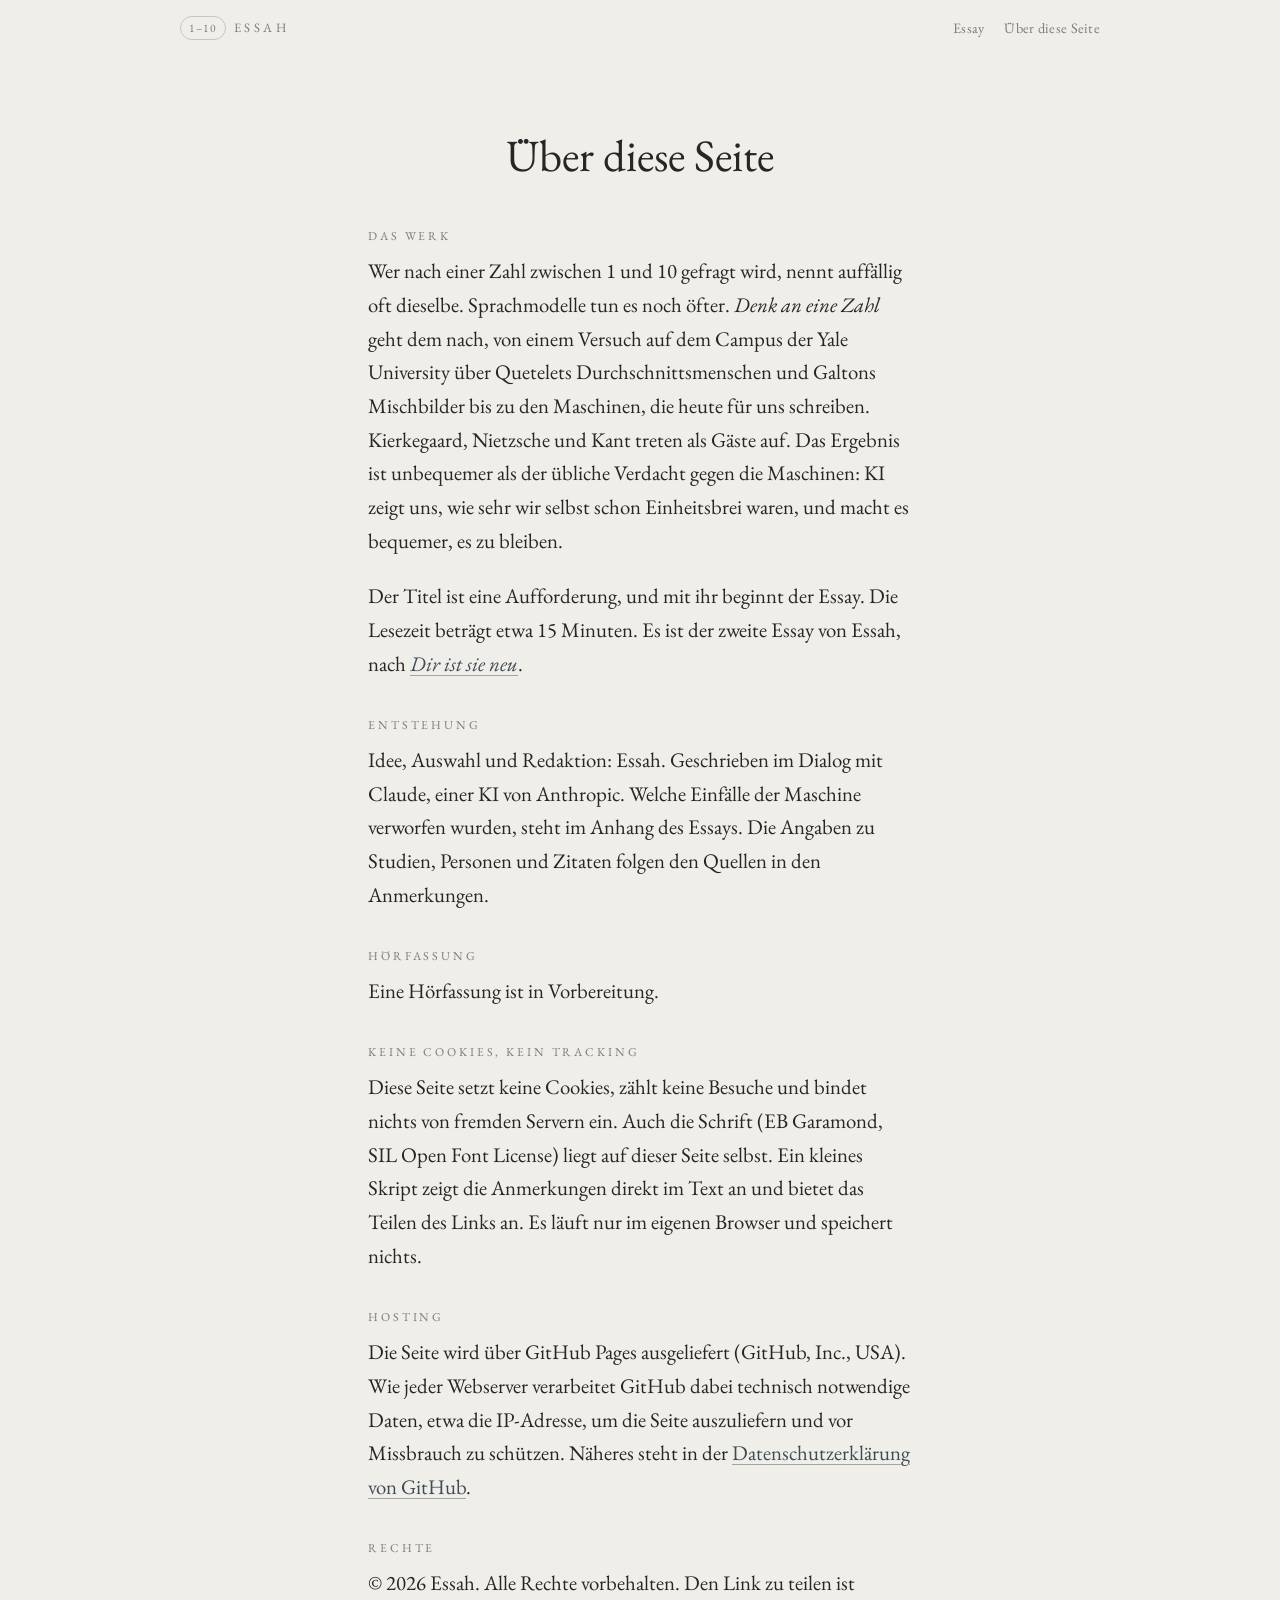
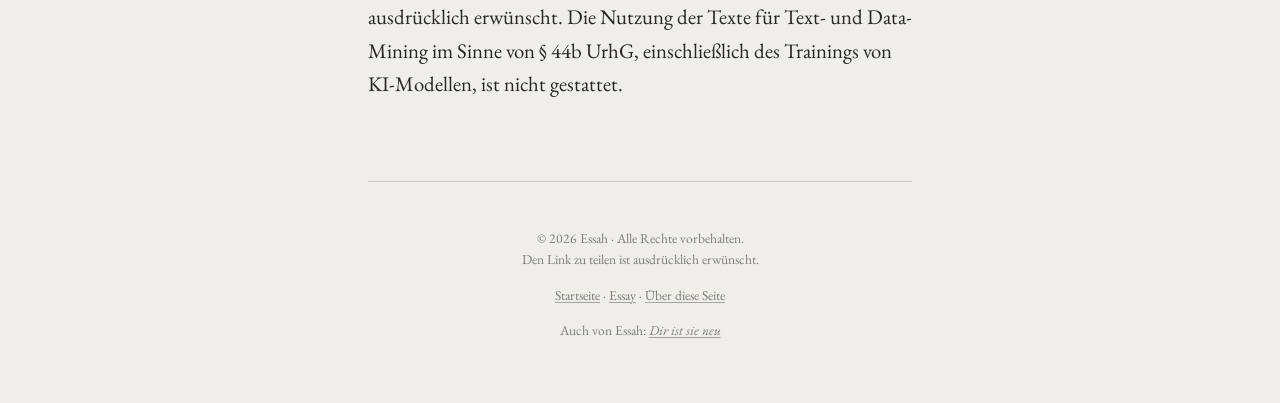
<file: de/ueber.html>
<!doctype html>
<html lang="de">
<head>
<meta charset="utf-8">
<meta name="viewport" content="width=device-width, initial-scale=1">
<title>Über diese Seite – Denk an eine Zahl</title>
<meta name="description" content="Über die Website zum Essay „Denk an eine Zahl“: Entstehung, keine Cookies, Hosting, Rechte.">
<meta name="author" content="Essah">
<meta name="tdm-reservation" content="1">
<meta name="color-scheme" content="light dark">
<meta name="theme-color" content="#efeee9" media="(prefers-color-scheme: light)">
<meta name="theme-color" content="#1b1c1e" media="(prefers-color-scheme: dark)">
<link rel="canonical" href="https://essah101.github.io/denk-an-eine-zahl/de/ueber.html">
<meta property="og:type" content="website">
<meta property="og:locale" content="de_DE">
<meta property="og:title" content="Über diese Seite – Denk an eine Zahl">
<meta property="og:description" content="Über die Website zum Essay „Denk an eine Zahl“: Entstehung, keine Cookies, Hosting, Rechte.">
<meta property="og:url" content="https://essah101.github.io/denk-an-eine-zahl/de/ueber.html">
<meta property="og:image" content="https://essah101.github.io/denk-an-eine-zahl/assets/img/og.jpg">
<meta property="og:image:width" content="1200">
<meta property="og:image:height" content="630">
<meta property="og:image:alt" content="Denk an eine Zahl. Die KI kennt sie schon. Ein Essay von Essah.">
<meta name="twitter:card" content="summary_large_image">
<link rel="icon" href="../assets/img/favicon.svg" type="image/svg+xml">
<link rel="preload" href="../assets/fonts/eb-garamond-latin-400-normal.woff2" as="font" type="font/woff2" crossorigin>
<link rel="stylesheet" href="../assets/css/style.css">
</head>
<body class="page-about">
<a class="skip" href="#inhalt">Zum Text springen</a>
<header class="topbar">
  <a class="brand" href="../index.html"><span class="brand-mark" aria-hidden="true">1–10</span><span>Essah</span></a>
  <nav><a href="../de/essay.html">Essay</a><a href="../de/ueber.html">Über diese Seite</a></nav>
</header>
<main id="inhalt" class="reading">
<article class="prose about">
<h1>Über diese Seite</h1>
<h2>Das Werk</h2>
<p>Wer nach einer Zahl zwischen 1 und 10 gefragt wird, nennt auffällig oft dieselbe. Sprachmodelle tun es noch öfter. <em>Denk an eine Zahl</em> geht dem nach, von einem Versuch auf dem Campus der Yale University über Quetelets Durchschnittsmenschen und Galtons Mischbilder bis zu den Maschinen, die heute für uns schreiben. Kierkegaard, Nietzsche und Kant treten als Gäste auf. Das Ergebnis ist unbequemer als der übliche Verdacht gegen die Maschinen: KI zeigt uns, wie sehr wir selbst schon Einheitsbrei waren, und macht es bequemer, es zu bleiben.</p>
<p>Der Titel ist eine Aufforderung, und mit ihr beginnt der Essay. Die Lesezeit beträgt etwa 15 Minuten. Es ist der zweite Essay von Essah, nach <a href="https://essah101.github.io/huxley-is-back/"><em>Dir ist sie neu</em></a>.</p>
<h2>Entstehung</h2>
<p>Idee, Auswahl und Redaktion: Essah. Geschrieben im Dialog mit Claude, einer KI von Anthropic. Welche Einfälle der Maschine verworfen wurden, steht im Anhang des Essays. Die Angaben zu Studien, Personen und Zitaten folgen den Quellen in den Anmerkungen.</p>
<h2>Hörfassung</h2>
<p>Eine Hörfassung ist in Vorbereitung.</p>
<h2>Keine Cookies, kein Tracking</h2>
<p>Diese Seite setzt keine Cookies, zählt keine Besuche und bindet nichts von fremden Servern ein. Auch die Schrift (EB Garamond, SIL Open Font License) liegt auf dieser Seite selbst. Ein kleines Skript zeigt die Anmerkungen direkt im Text an und bietet das Teilen des Links an. Es läuft nur im eigenen Browser und speichert nichts.</p>
<h2>Hosting</h2>
<p>Die Seite wird über GitHub Pages ausgeliefert (GitHub, Inc., USA). Wie jeder Webserver verarbeitet GitHub dabei technisch notwendige Daten, etwa die IP-Adresse, um die Seite auszuliefern und vor Missbrauch zu schützen. Näheres steht in der <a href="https://docs.github.com/de/site-policy/privacy-policies/github-general-privacy-statement">Datenschutzerklärung von GitHub</a>.</p>
<h2>Rechte</h2>
<p>© 2026 Essah. Alle Rechte vorbehalten. Den Link zu teilen ist ausdrücklich erwünscht. Die Nutzung der Texte für Text- und Data-Mining im Sinne von § 44b UrhG, einschließlich des Trainings von KI-Modellen, ist nicht gestattet.</p>
</article>
</main>
<footer class="site-footer">
  <p>© 2026 Essah · Alle Rechte vorbehalten.<br>Den Link zu teilen ist ausdrücklich erwünscht.</p>
  <p class="foot-links"><a href="../index.html">Startseite</a> · <a href="../de/essay.html">Essay</a> · <a href="../de/ueber.html">Über diese Seite</a></p>
  <p class="foot-links">Auch von Essah: <a href="https://essah101.github.io/huxley-is-back/"><em>Dir ist sie neu</em></a></p>
</footer>
</body>
</html>
</file>
<file: assets/css/style.css>
/* Denk an eine Zahl — Essah 2026 */

@font-face {
  font-family: "EB Garamond";
  src: url("../fonts/eb-garamond-latin-400-normal.woff2") format("woff2");
  font-weight: 400; font-style: normal; font-display: swap;
}
@font-face {
  font-family: "EB Garamond";
  src: url("../fonts/eb-garamond-latin-400-italic.woff2") format("woff2");
  font-weight: 400; font-style: italic; font-display: swap;
}

:root {
  --bg: #efeee9;
  --mist-top: #e5e4df;
  --mist-low: #dcdedf;
  --ink: #262626;
  --ink-soft: #3d3d3c;
  --muted: #7d7c78;
  --rule: #c7c6c0;
  --link: #3f4a52;
  --btn-bg: rgba(255, 255, 255, .45);
  --measure: 34rem;
  --serif: "EB Garamond", "Garamond", "Iowan Old Style", "Palatino Linotype", Georgia, serif;
}

@media (prefers-color-scheme: dark) {
  :root {
    --bg: #1b1c1e;
    --mist-top: #222326;
    --mist-low: #191a1c;
    --ink: #e2e0da;
    --ink-soft: #cfccc5;
    --muted: #9a9892;
    --rule: #3c3d40;
    --link: #b9c3ca;
    --btn-bg: rgba(255, 255, 255, .04);
  }
}

*, *::before, *::after { box-sizing: border-box; }

html { -webkit-text-size-adjust: 100%; text-size-adjust: 100%; scroll-behavior: smooth; }
@media (prefers-reduced-motion: reduce) { html { scroll-behavior: auto; } }

body {
  margin: 0;
  background: var(--bg);
  color: var(--ink);
  font-family: var(--serif);
  font-size: clamp(1.125rem, 1.02rem + .45vw, 1.3rem);
  line-height: 1.62;
  font-feature-settings: "kern", "liga", "onum";
  text-rendering: optimizeLegibility;
  -webkit-font-smoothing: antialiased;
}

a { color: var(--link); text-decoration-thickness: .06em; text-underline-offset: .18em; text-decoration-color: color-mix(in srgb, var(--link) 45%, transparent); }
a:hover { text-decoration-color: currentColor; }
a:focus-visible, .btn:focus-visible { outline: 2px solid var(--link); outline-offset: 3px; border-radius: 2px; }

.skip { position: absolute; left: -999px; top: 0; }
.skip:focus { left: 1rem; top: 1rem; background: var(--bg); padding: .4rem .8rem; z-index: 10; }

/* ---------- Kopf- und Fußzeile ---------- */
.topbar {
  display: flex; justify-content: space-between; align-items: center; gap: 1rem;
  max-width: 60rem; margin: 0 auto; padding: 1rem 1.25rem;
  font-size: .9rem; letter-spacing: .02em;
}
.topbar a { color: var(--muted); text-decoration: none; }
.topbar a:hover { color: var(--ink); }
.topbar nav { display: flex; gap: 1.25rem; flex-wrap: wrap; justify-content: flex-end; }
.brand { display: inline-flex; align-items: center; gap: .5rem; letter-spacing: .28em; text-transform: uppercase; font-size: .8rem; }
.brand-mark { font-size: .72rem; letter-spacing: .08em; color: var(--muted); border: 1px solid var(--rule); border-radius: 999px; padding: .12rem .5rem .1rem; text-transform: none; }

.site-footer {
  max-width: var(--measure); margin: 5rem auto 0; padding: 2rem 1.25rem 3rem;
  border-top: 1px solid var(--rule);
  text-align: center; color: var(--muted); font-size: .85rem; line-height: 1.6;
}
.site-footer a { color: var(--muted); }
.foot-links { margin-top: .6rem; }

.kicker {
  margin: 0; color: var(--muted);
  font-size: .72rem; font-weight: 400; letter-spacing: .24em; text-transform: uppercase;
}

/* ---------- Startseite ---------- */
.hero {
  text-align: center;
  padding: clamp(3.5rem, 12vh, 7rem) 1.25rem 0;
  background: linear-gradient(to bottom, var(--mist-top) 0%, var(--bg) 42%, var(--mist-low) 78%, var(--bg) 100%);
  overflow: hidden;
}
.hero h1 {
  margin: 0; font-weight: 400; letter-spacing: -.005em;
  font-size: clamp(2.6rem, 1.6rem + 5vw, 4.4rem); line-height: 1.05;
}
.hero-year { margin: 1.2rem 0 .9rem; color: var(--ink-soft); font-size: .95rem; letter-spacing: .12em; }
.hero-year span { display: inline-flex; align-items: center; gap: .9rem; }
.hero-year span::before, .hero-year span::after { content: ""; width: 3.2rem; height: 1px; background: var(--rule); }
.hero-sub { margin: 0; font-style: italic; color: var(--ink-soft); font-size: clamp(1.2rem, 1.05rem + .9vw, 1.6rem); text-wrap: balance; }
.hero-author { margin: 1.4rem 0 0; padding-bottom: 2.6rem; font-size: .8rem; letter-spacing: .4em; text-transform: uppercase; color: var(--muted); }

.langs {
  display: grid; grid-template-columns: repeat(auto-fit, minmax(17rem, 1fr));
  gap: 3rem 4rem; max-width: 52rem; margin: 3rem auto 0; padding: 0 1.25rem;
}
.lang-title { margin: .5rem 0 .2rem; font-size: 1.6rem; line-height: 1.2; }
.lang-intro { margin: 0 0 1.4rem; color: var(--ink-soft); font-style: italic; font-size: 1.02rem; }
.choices { list-style: none; margin: 0; padding: 0; border-top: 1px solid var(--rule); }
.choice { padding: 1rem 0 1.05rem; border-bottom: 1px solid var(--rule); }
.choice-main { display: flex; justify-content: space-between; align-items: baseline; gap: 1rem; text-decoration: none; color: var(--ink); }
.choice-name { font-size: 1.25rem; }
.choice-main:hover .choice-name { text-decoration: underline; text-decoration-thickness: .06em; text-underline-offset: .18em; }
.choice-dur { color: var(--muted); font-size: .9rem; font-style: italic; white-space: nowrap; }
.choice-links { display: flex; gap: 1.3rem; margin-top: .35rem; font-size: .9rem; letter-spacing: .02em; }
.choice-links .is-disabled { color: var(--muted); opacity: .55; cursor: not-allowed; }
.lang-about { margin: 1.1rem 0 0; font-size: .9rem; }
.lang-about a { color: var(--muted); }

/* ---------- Motto ---------- */
.motto { max-width: 34rem; margin: 3.4rem auto 0; padding: 0 1.25rem; text-align: center; }
.motto blockquote { margin: 0; }
.motto p { margin: 0; font-style: italic; font-size: clamp(1.3rem, 1.1rem + 1vw, 1.65rem); line-height: 1.35; text-wrap: balance; }
.motto .motto-de { margin-top: .7rem; font-size: 1rem; color: var(--muted); }
.motto figcaption { margin-top: 1rem; font-size: .72rem; letter-spacing: .2em; text-transform: uppercase; color: var(--muted); }
.motto cite { font-style: italic; text-transform: none; letter-spacing: .02em; font-size: 1.15em; }

/* ---------- Lesen ---------- */
.reading { padding: 0 1.25rem; }
.reading article { max-width: var(--measure); margin: 0 auto; }

.masthead { text-align: center; padding: clamp(2.5rem, 9vh, 5rem) 0 1rem; }
.masthead h1 { margin: 1.1rem 0 .5rem; font-weight: 400; font-size: clamp(2.3rem, 1.5rem + 4vw, 3.6rem); line-height: 1.08; }
.subtitle { margin: 0; font-style: italic; color: var(--ink-soft); font-size: 1.08rem; text-wrap: balance; }
.lead { margin: 1.6rem auto 0; max-width: 26rem; color: var(--muted); font-size: 1rem; }

.actions { display: flex; justify-content: center; flex-wrap: wrap; gap: .7rem; margin: 0 0 1rem; }
.btn {
  display: inline-block; padding: .55rem 1.1rem;
  border: 1px solid var(--rule); border-radius: 999px; background: var(--btn-bg);
  color: var(--ink); text-decoration: none; font-size: .95rem; line-height: 1.3;
}
button.btn { font: inherit; font-size: .95rem; cursor: pointer; }
.btn small { color: var(--muted); font-size: .85em; }
.btn:hover { border-color: var(--muted); }
.btn-disabled { color: var(--muted); opacity: .6; cursor: not-allowed; border-style: dashed; }
.btn-disabled:hover { border-color: var(--rule); }
.btn-primary { border-color: var(--ink-soft); }

.toc { margin: 2.5rem 0 1rem; padding: 1.6rem 0 1.4rem; border-top: 1px solid var(--rule); border-bottom: 1px solid var(--rule); }
.toc .kicker { text-align: center; margin-bottom: 1rem; }
.toc ol { list-style: none; margin: 0; padding: 0; }
.toc li { margin: .3rem 0; }
.toc a { display: grid; grid-template-columns: 5.2rem 1fr; gap: .8rem; text-decoration: none; color: var(--ink); }
.toc a:hover .toc-title { text-decoration: underline; text-decoration-thickness: .06em; text-underline-offset: .18em; }
.toc-label { color: var(--muted); text-align: right; font-variant: small-caps; letter-spacing: .04em; }

.prose { hyphens: auto; -webkit-hyphens: auto; overflow-wrap: break-word; }
.prose p { margin: 0 0 1.05em; }
.prose em { font-style: italic; }

.chapter { padding-top: 1rem; }
.chapter h2 {
  margin: 3.6rem 0 2rem; text-align: center; font-weight: 400;
  font-size: clamp(1.45rem, 1.2rem + 1vw, 1.8rem); line-height: 1.25; hyphens: manual; text-wrap: balance;
}
.chap-label { display: block; margin-bottom: .45rem; color: var(--muted); font-size: .72rem; letter-spacing: .26em; text-transform: uppercase; }
.chap-label.roman { font-size: 1rem; letter-spacing: .14em; }
.chapter + .chapter h2::before {
  content: ""; display: block; width: 3rem; height: 1px; margin: 0 auto 3.4rem; background: var(--rule);
}

hr.sep { border: 0; width: 3rem; height: 1px; margin: 2.6rem auto; background: var(--rule); }

.epigraph { margin: 2.4rem 0 1rem; padding: 0 0 0 1.4rem; border-left: 1px solid var(--rule); }
.epigraph p { margin: 0 0 .5rem; font-style: italic; font-size: 1.05em; }
.epigraph footer { color: var(--muted); font-size: .85em; }
.epigraph cite { font-style: italic; }

.endmatter { margin-top: 3rem; text-align: center; }
.note { color: var(--ink-soft); font-style: italic; font-size: .98rem; text-align: left; hyphens: auto; -webkit-hyphens: auto; }
.note.small { color: var(--muted); font-size: .9rem; }
.cta { margin: 1.6rem 0 2.2rem; }
.colophon { margin-top: 2rem; color: var(--muted); font-size: .85rem; letter-spacing: .03em; }
.colophon-small { margin-top: 1.5rem; color: var(--muted); font-size: .85rem; }
.totop { margin-top: 2rem; font-size: .9rem; }
.totop a { color: var(--muted); }

/* ---------- Über diese Seite ---------- */
.about { padding-top: clamp(2rem, 7vh, 4rem); }
.about h1 { font-weight: 400; font-size: clamp(2rem, 1.5rem + 2.4vw, 2.8rem); margin: 0 0 2rem; text-align: center; }
.about h2 { margin: 2.2rem 0 .5rem; font-weight: 400; font-size: .75rem; letter-spacing: .24em; text-transform: uppercase; color: var(--muted); }

/* ---------- 404 ---------- */
.notfound { text-align: center; padding-top: 18vh; }
.notfound h1 { font-weight: 400; }

/* ---------- Motiv: die Zahlen 1 bis 10 ---------- */
.digits-hero, .digits-mast, .digits-end {
  display: grid; grid-template-columns: repeat(5, 1fr); justify-items: center;
  margin-left: auto; margin-right: auto; color: color-mix(in srgb, var(--muted) 70%, transparent);
  font-feature-settings: "lnum"; user-select: none;
}
.digits-hero { width: min(19rem, 78vw); margin-top: clamp(2.6rem, 8vh, 4.6rem); font-size: clamp(1.6rem, 1.2rem + 1.6vw, 2.2rem); line-height: 2.1; }
.digits-mast { width: 11rem; margin-top: 2rem; margin-bottom: 1.7rem; font-size: 1.05rem; line-height: 1.9; }
.digits-end  { width: 9rem; margin-top: 2.4rem; margin-bottom: 1.4rem; font-size: 1rem; line-height: 1.8; }
@media (prefers-reduced-motion: no-preference) {
  .digits-hero span { animation: rise .9s ease both; }
  .digits-hero span:nth-child(n) { animation-delay: calc(var(--i, 0) * 70ms); }
  @keyframes rise { from { opacity: 0; transform: translateY(.35rem); } to { opacity: 1; transform: none; } }
}

/* ---------- Startseite: ein Essay ---------- */
.single { max-width: 30rem; margin: 3rem auto 0; padding: 0 1.25rem; }
.also { max-width: 30rem; margin: 3.2rem auto 0; padding: 1.6rem 1.25rem 0; border-top: 1px solid var(--rule); text-align: center; }
.also p { margin: .5rem 0 0; }
.also-intro { color: var(--muted); font-style: italic; font-size: .98rem; }

/* ---------- Auftakt und Streichungen ---------- */
.opener { margin: 3.2rem 0 1rem; padding: 2.6rem 0 2.2rem; text-align: left; }
.opener p { font-size: 1.22em; line-height: 1.5; margin: 0 0 1.1em; }
del { text-decoration-line: line-through; text-decoration-thickness: .07em; color: var(--muted); }
del::before { content: " [gestrichen:] "; position: absolute; clip-path: inset(50%); width: 1px; height: 1px; overflow: hidden; white-space: nowrap; }
.struck { margin: 1.8em 0 1.6em; }
.standalone { font-size: 1.2em; margin: 1.5em 0 1.4em; }
.last { margin-top: 1.4em; }
blockquote.quote { margin: 1.4em 0 1.5em; padding: 0 0 0 1.4rem; border-left: 1px solid var(--rule); font-style: italic; color: var(--ink-soft); }
blockquote.quote p { margin: 0; }

/* ---------- Anmerkungen im Text ---------- */
sup.fn { font-size: .62em; line-height: 0; vertical-align: super; margin-left: .06em; font-feature-settings: "lnum"; }
sup.fn a { text-decoration: none; padding: 0 .12em; border-radius: 2px; }
sup.fn a:hover, sup.fn a[aria-expanded="true"] { background: color-mix(in srgb, var(--link) 14%, transparent); }
.fn-pop {
  position: absolute; z-index: 20; max-width: min(24rem, calc(100vw - 2rem));
  padding: .8rem 1rem .85rem; border: 1px solid var(--rule); border-radius: 8px;
  background: var(--bg); box-shadow: 0 .6rem 1.8rem rgba(0,0,0,.13);
  font-size: .9rem; line-height: 1.5; color: var(--ink-soft); hyphens: auto;
}
.fn-pop .fn-num { color: var(--muted); margin-right: .35rem; font-feature-settings: "lnum"; }
.fn-pop .fn-more { display: block; margin-top: .45rem; font-size: .82rem; }

/* ---------- Schluss und Anhang ---------- */
.endmatter .epigraph { text-align: left; margin-top: 3.2rem; }
.annex-wrap { margin-top: 4rem; padding-top: 2.4rem; border-top: 1px solid var(--rule); }
.annex-kicker { text-align: center; }
.chapter.annex h2 { margin-top: 2.6rem; margin-bottom: 1.3rem; font-size: clamp(1.2rem, 1.05rem + .6vw, 1.4rem); }
.chapter.annex:first-of-type h2::before { display: none; }
.annex p, .annex li { font-size: .92em; color: var(--ink-soft); }
ol.notes { list-style: none; margin: 0; padding: 0; }
ol.notes li { margin: 0 0 .7em; padding-left: 2rem; text-indent: -2rem; scroll-margin-top: 1.5rem; }
ol.notes li:target { background: color-mix(in srgb, var(--link) 9%, transparent); border-radius: 4px; }
ol.notes .back { display: inline-block; width: 2rem; text-indent: 0; text-decoration: none; font-feature-settings: "lnum"; }
p.lit { padding-left: 1.4rem; text-indent: -1.4rem; overflow-wrap: anywhere; hyphens: manual; }
section.chapter { scroll-margin-top: 1rem; }

@media print {
  .topbar, .site-footer, .actions, .toc, .totop, .cta, .fn-pop { display: none; }
  body { background: #fff; color: #000; font-size: 11pt; }
}
</file>
